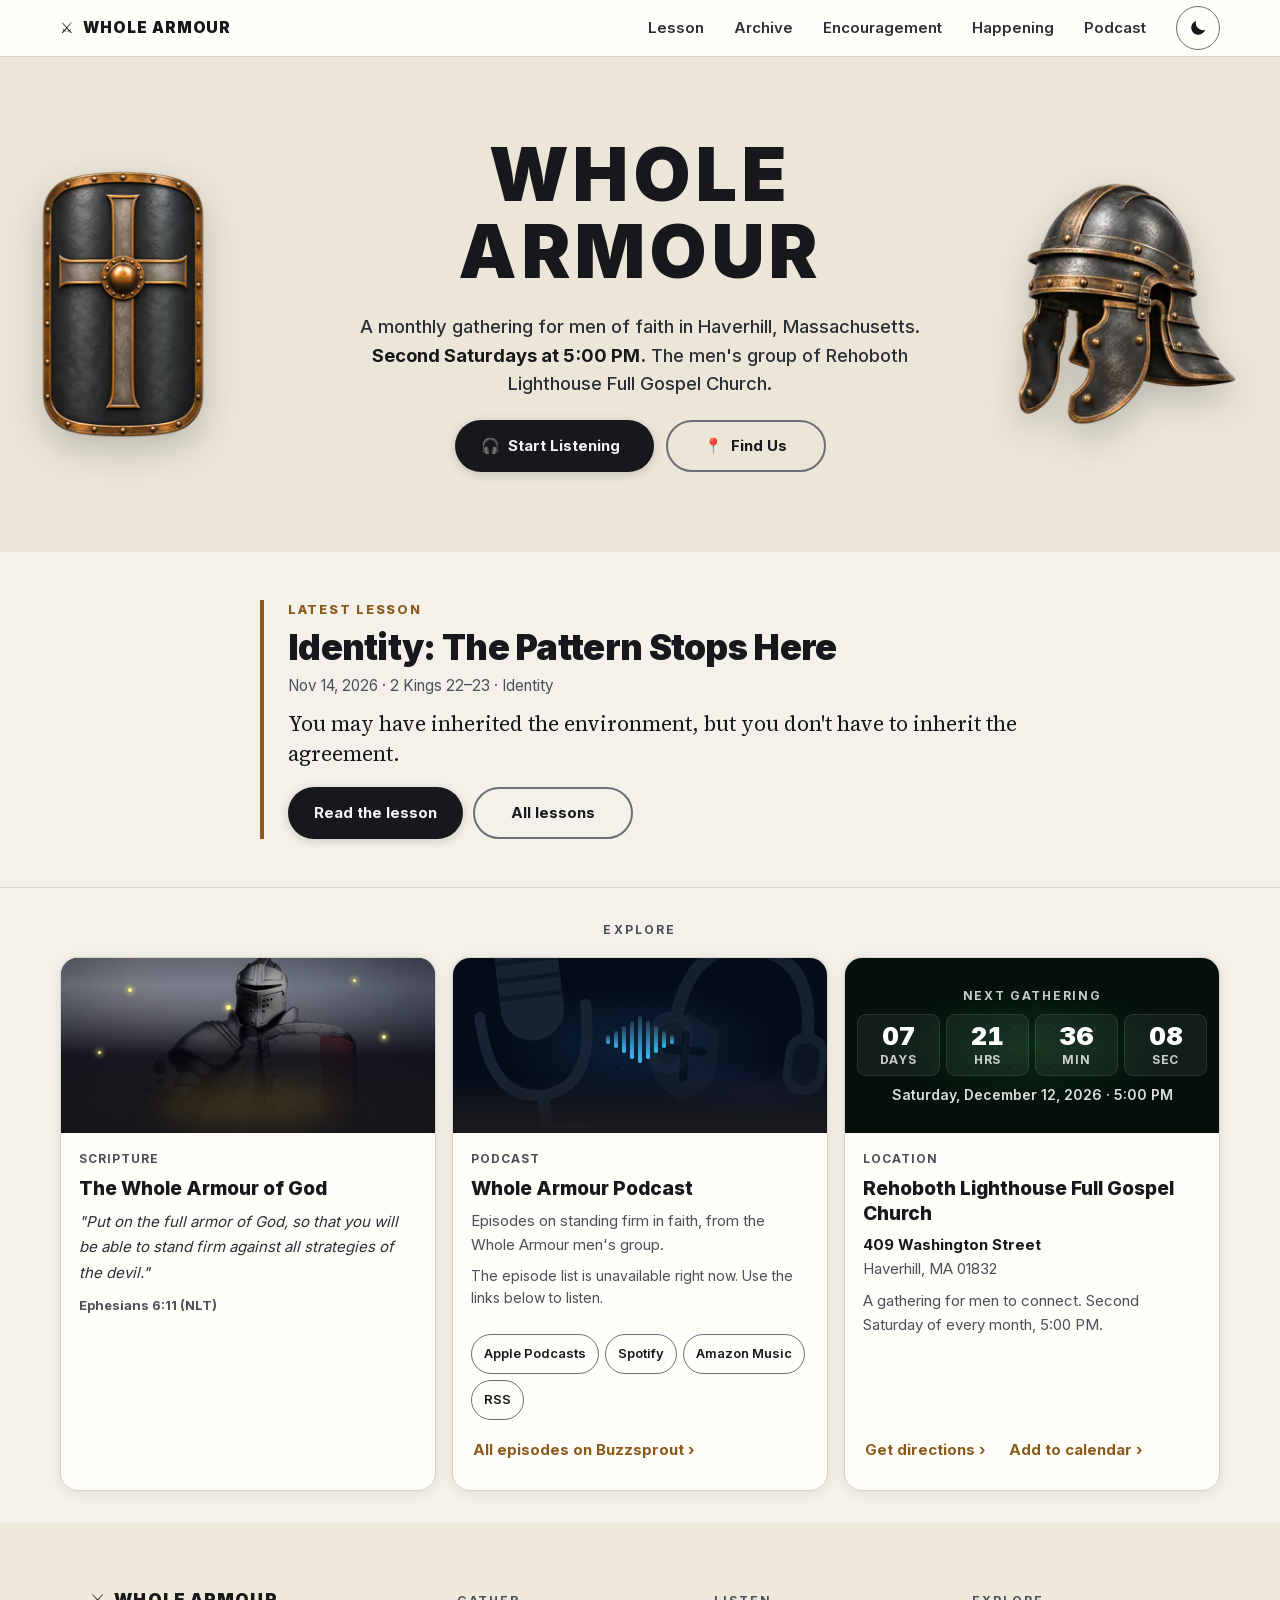
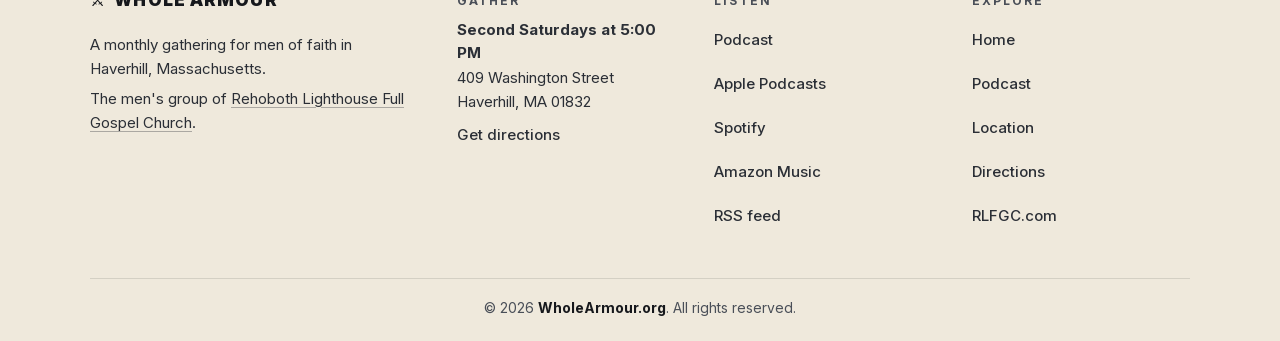
<file: index.html>
<!DOCTYPE html>
<html lang="en">
<head>
  <meta charset="UTF-8">
  <meta name="viewport" content="width=device-width, initial-scale=1.0">
  <meta name="theme-color" content="#1c1c1e">
  <meta name="color-scheme" content="light dark">
  <!-- Applies the saved light/dark choice before the page paints (no flash). -->
  <script>/* Runs in <head> before the page paints, so there is no flash of the wrong theme.
   A saved choice ("light"/"dark") wins; otherwise the device setting is used. */
(function () {
  var saved = null;
  try { saved = localStorage.getItem('wa-theme'); } catch (e) {}
  var root = document.documentElement;
  if (saved === 'light' || saved === 'dark') root.setAttribute('data-theme', saved);
  var dark = saved ? saved === 'dark' : (window.matchMedia && window.matchMedia('(prefers-color-scheme: dark)').matches);
  root.setAttribute('data-theme-resolved', dark ? 'dark' : 'light');
  /* Browser bar colour follows the header: the page's own (dark) value in dark, Parchment in light. */
  var m = document.querySelector('meta[name="theme-color"]');
  if (m) { if (!m.hasAttribute('data-dark')) m.setAttribute('data-dark', m.getAttribute('content')); m.setAttribute('content', dark ? m.getAttribute('data-dark') : '#fffdf8'); }
})();
</script>
  <link rel="alternate" type="application/rss+xml" title="Whole Armour lessons" href="/feed.xml">
  <title>Whole Armour | Men's Gathering &amp; Podcast in Haverhill, MA</title>
  <meta name="description"
        content="Whole Armour is the men's group of Rehoboth Lighthouse Full Gospel Church in Haverhill, MA. Monthly gatherings on the second Saturday at 5:00 PM, plus the Whole Armour Podcast.">
  <link rel="canonical" href="https://wholearmour.org/">

  <!-- Social sharing -->
  <meta property="og:type" content="website">
  <meta property="og:site_name" content="Whole Armour">
  <meta property="og:title" content="Whole Armour | Men's Gathering &amp; Podcast in Haverhill, MA">
  <meta property="og:description" content="A monthly gathering for men of faith in Haverhill, Massachusetts. Second Saturdays at 5:00 PM. Listen to the Whole Armour Podcast.">
  <meta property="og:url" content="https://wholearmour.org/">
  <meta property="og:image" content="https://wholearmour.org/assets/img/og-image.jpg">
  <meta property="og:image:width" content="1200">
  <meta property="og:image:height" content="630">
  <meta property="og:image:alt" content="A knight in armour, the Whole Armour emblem">
  <meta name="twitter:card" content="summary_large_image">
  <meta name="twitter:title" content="Whole Armour | Men's Gathering &amp; Podcast in Haverhill, MA">
  <meta name="twitter:description" content="A monthly gathering for men of faith in Haverhill, Massachusetts. Second Saturdays at 5:00 PM.">
  <meta name="twitter:image" content="https://wholearmour.org/assets/img/og-image.jpg">

  <!-- Icons -->
  <link rel="icon" type="image/png" sizes="32x32" href="assets/img/favicon-32.png">
  <link rel="icon" type="image/png" sizes="192x192" href="assets/img/favicon-192.png">
  <link rel="apple-touch-icon" sizes="180x180" href="assets/img/apple-touch-icon-180.png">

  <!-- Primary card image: preloaded on wider screens only. On phones it sits below the fold and the LCP is
       the hero text, so a high-priority preload there would only compete with the fonts. -->
  <link rel="preload" as="image" media="(min-width: 601px)" href="assets/img/knight-800.webp"
        imagesrcset="assets/img/knight-480.webp 480w, assets/img/knight-800.webp 800w, assets/img/knight-1200.webp 1200w"
        imagesizes="(max-width: 900px) min(100vw, 440px), 380px" type="image/webp">

  <!-- Fonts: self-hosted (no font CDN). Inter is preloaded; the system font renders until it swaps in. -->
  <link rel="preload" href="/assets/fonts/inter-latin-var.woff2" as="font" type="font/woff2" crossorigin>
  <style>
    @font-face { font-family: 'Inter'; src: url('/assets/fonts/inter-latin-var.woff2') format('woff2'); font-weight: 100 900; font-style: normal; font-display: swap; }
    @font-face { font-family: 'Source Serif 4'; src: url('/assets/fonts/source-serif-4-latin-var.woff2') format('woff2'); font-weight: 200 900; font-style: normal; font-display: swap; }
  </style>
  <noscript>
    <!-- Without JavaScript the countdown tiles would stay at "--", so they are hidden and the static schedule text below them carries the information. -->
    <style>#cd-grid { display: none; }</style>
  </noscript>

  <!-- Structured data: the ministry and its recurring gathering (facts taken from the RLFGC calendar) -->
  <script type="application/ld+json">
  {
    "@context": "https://schema.org",
    "@graph": [
      {
        "@type": "Organization",
        "@id": "https://wholearmour.org/#org",
        "name": "Whole Armour",
        "alternateName": "Whole Armour Men's Group",
        "url": "https://wholearmour.org/",
        "logo": "https://wholearmour.org/assets/img/favicon-512.png",
        "parentOrganization": {
          "@type": "Church",
          "name": "Rehoboth Lighthouse Full Gospel Church",
          "url": "https://rlfgc.com/",
          "address": {
            "@type": "PostalAddress",
            "streetAddress": "409 Washington Street",
            "addressLocality": "Haverhill",
            "addressRegion": "MA",
            "postalCode": "01832",
            "addressCountry": "US"
          }
        }
      },
      {
        "@type": "Event",
        "name": "Whole Armour Men's Gathering",
        "description": "A gathering for men to connect. Second Saturday of every month at 5:00 PM.",
        "organizer": { "@id": "https://wholearmour.org/#org" },
        "eventAttendanceMode": "https://schema.org/OfflineEventAttendanceMode",
        "eventStatus": "https://schema.org/EventScheduled",
        "isAccessibleForFree": true,
        "location": {
          "@type": "Place",
          "name": "Rehoboth Lighthouse Full Gospel Church",
          "address": {
            "@type": "PostalAddress",
            "streetAddress": "409 Washington Street",
            "addressLocality": "Haverhill",
            "addressRegion": "MA",
            "postalCode": "01832",
            "addressCountry": "US"
          }
        },
        "eventSchedule": {
          "@type": "Schedule",
          "repeatFrequency": "P1M",
          "byDay": "https://schema.org/Saturday",
          "byMonthWeek": 2,
          "startTime": "17:00",
          "endTime": "19:00",
          "scheduleTimezone": "America/New_York"
        },
        "startDate": "2026-10-10T17:00:00-04:00",
        "endDate": "2026-10-10T19:00:00-04:00"
      },
      {
        "@type": "PodcastSeries",
        "name": "Whole Armour Podcast",
        "url": "https://wholearmourmen.buzzsprout.com/",
        "webFeed": "https://feeds.buzzsprout.com/2269369.rss",
        "publisher": { "@id": "https://wholearmour.org/#org" }
      }
    ]
  }
  </script>

  <style>

  /* ── RESET ── */
  *, *::before, *::after { box-sizing: border-box; margin: 0; padding: 0; }
  html { scroll-behavior: smooth; -webkit-text-size-adjust: 100%; text-size-adjust: 100%; }
  img  { display: block; max-width: 100%; height: auto; }
  address { font-style: normal; }

  /* ── BODY ── */
  body {
    font-family: 'Inter', system-ui, -apple-system, "Segoe UI", Roboto, Arial, sans-serif;
    font-size: 1rem; line-height: 1.6;
    -webkit-font-smoothing: antialiased;
    -moz-osx-font-smoothing: grayscale;
    background: var(--wa-bg); color: var(--wa-text);
    min-height: 100dvh;
  }
  /* Theme: the toggle (data-theme) and the device setting drive the same variables, as in site.css.
     Light = the site's Parchment palette. Dark = this page's original dark values (unchanged).
     The three card artwork panels stay dark in both themes on purpose
     (their artwork has dark backgrounds built in). Header, hero and footer follow the theme. */
  :root {
    color-scheme: light;
    --wa-bg: #f4f1ea; --wa-text: #16181c; --wa-muted: #4a4f58; --wa-soft: #2b2f36;
    --wa-surface: #fffdf8; --wa-border: #d9d3c7; --wa-control: #6b6f78;
    --wa-link: #8a5a1c; --wa-link-hover: #6b4413;
    --wa-tint: rgba(22,24,28,0.04); --wa-tint-hover: rgba(22,24,28,0.08);
    --wa-shadow: rgba(22,24,28,0.08); --wa-shadow-hover: rgba(22,24,28,0.16);
    --wa-btt-bg: rgba(255,253,248,0.94); --wa-btt-hover: #efe9dc; --wa-btt-border: #d9d3c7; --wa-chip-hover: #16181c;
    --wa-hdr-bg: rgba(255,253,248,0.94); --wa-hdr-border: #d9d3c7; --wa-logo: #16181c; --wa-nav: #2b2f36;
    --wa-nav-hover: #16181c; --wa-nav-hover-bg: rgba(22,24,28,0.06); --wa-nav-focus: #8a5a1c;
    --wa-toggle-border: #6b6f78; --wa-toggle-text: #16181c;
    --wa-ftr-bg: #efe9dc; --wa-ftr-text: #2b2f36; --wa-ftr-head: #4a4f58; --wa-ftr-strong: #16181c;
    --wa-ftr-line: rgba(43,47,54,0.35); --wa-ftr-hover: #16181c; --wa-ftr-rule: rgba(22,24,28,0.12); --wa-ftr-bottom: #4a4f58;
    --wa-hero-bg: #ece6d9; --wa-hero-h1: #16181c; --wa-hero-sub: #2b2f36; --wa-hero-strong: #16181c;
    --wa-bs-bg: #16181c; --wa-bs-text: #f5f5f7; --wa-bs-hover: #2b2f36; --wa-bs-shadow: rgba(22,24,28,0.18); --wa-bs-shadow-h: rgba(22,24,28,0.26);
    --wa-bg-text: #16181c; --wa-bg-border: #6b6f78; --wa-bg-hover: rgba(22,24,28,0.06); --wa-bg-border-h: #16181c;
    --wa-art-filter: drop-shadow(0 14px 18px rgba(22,24,28,0.22)); --wa-art-mist: none;
  }
  @media (prefers-color-scheme: dark) {
    :root:not([data-theme="light"]) {
      color-scheme: dark;
      --wa-bg: #000; --wa-text: #f5f5f7; --wa-muted: #a1a1a6; --wa-soft: #e5e5ea; --wa-desc: #c7c7cc;
      --wa-surface: #1c1c1e; --wa-border: rgba(255,255,255,0.07); --wa-control: rgba(255,255,255,0.18);
      --wa-link: #6db8ff; --wa-link-hover: #9ed0ff;
      --wa-tint: rgba(255,255,255,0.05); --wa-tint-hover: rgba(255,255,255,0.10);
      --wa-shadow: rgba(0,0,0,0.28); --wa-shadow-hover: rgba(0,0,0,0.46);
      --wa-btt-bg: rgba(28,28,30,0.92); --wa-btt-hover: rgba(44,44,50,0.96); --wa-btt-border: rgba(255,255,255,0.09); --wa-chip-hover: rgba(255,255,255,0.4);
      --wa-hdr-bg: rgba(14,14,16,0.94); --wa-hdr-border: rgba(255,255,255,0.06); --wa-logo: #f5f5f7; --wa-nav: rgba(255,255,255,0.86);
      --wa-nav-hover: #fff; --wa-nav-hover-bg: rgba(255,255,255,0.10); --wa-nav-focus: #6db8ff;
      --wa-toggle-border: rgba(255,255,255,0.22); --wa-toggle-text: #f5f5f7;
      --wa-ftr-bg: #060d1e; --wa-ftr-text: #d0d3dc; --wa-ftr-head: #9ea3b0; --wa-ftr-strong: #f5f5f7;
      --wa-ftr-line: rgba(208,211,220,0.35); --wa-ftr-hover: #fff; --wa-ftr-rule: rgba(255,255,255,0.08); --wa-ftr-bottom: #9ea3b0; --wa-ftr-strong-b: #e5e7eb;
      --wa-hero-bg: #1c1c1e; --wa-hero-h1: #ffffff; --wa-hero-sub: rgba(255,255,255,0.86); --wa-hero-strong: #fff;
      --wa-bs-bg: #fff; --wa-bs-text: #1d1d1f; --wa-bs-hover: rgba(255,255,255,0.88); --wa-bs-shadow: rgba(0,0,0,0.22); --wa-bs-shadow-h: rgba(0,0,0,0.30);
      --wa-bg-text: #fff; --wa-bg-border: rgba(255,255,255,0.45); --wa-bg-hover: rgba(255,255,255,0.09); --wa-bg-border-h: rgba(255,255,255,0.75);
      --wa-art-filter: drop-shadow(0 10px 16px rgba(0,0,0,0.45)); --wa-art-mist: radial-gradient(closest-side, rgba(70,128,206,0.60), rgba(70,128,206,0.24) 55%, rgba(70,128,206,0) 100%);
    }
  }
  :root[data-theme="dark"] {
    color-scheme: dark;
    --wa-bg: #000; --wa-text: #f5f5f7; --wa-muted: #a1a1a6; --wa-soft: #e5e5ea; --wa-desc: #c7c7cc;
    --wa-surface: #1c1c1e; --wa-border: rgba(255,255,255,0.07); --wa-control: rgba(255,255,255,0.18);
    --wa-link: #6db8ff; --wa-link-hover: #9ed0ff;
    --wa-tint: rgba(255,255,255,0.05); --wa-tint-hover: rgba(255,255,255,0.10);
    --wa-shadow: rgba(0,0,0,0.28); --wa-shadow-hover: rgba(0,0,0,0.46);
    --wa-btt-bg: rgba(28,28,30,0.92); --wa-btt-hover: rgba(44,44,50,0.96); --wa-btt-border: rgba(255,255,255,0.09); --wa-chip-hover: rgba(255,255,255,0.4);
    --wa-hdr-bg: rgba(14,14,16,0.94); --wa-hdr-border: rgba(255,255,255,0.06); --wa-logo: #f5f5f7; --wa-nav: rgba(255,255,255,0.86);
    --wa-nav-hover: #fff; --wa-nav-hover-bg: rgba(255,255,255,0.10); --wa-nav-focus: #6db8ff;
    --wa-toggle-border: rgba(255,255,255,0.22); --wa-toggle-text: #f5f5f7;
    --wa-ftr-bg: #060d1e; --wa-ftr-text: #d0d3dc; --wa-ftr-head: #9ea3b0; --wa-ftr-strong: #f5f5f7;
    --wa-ftr-line: rgba(208,211,220,0.35); --wa-ftr-hover: #fff; --wa-ftr-rule: rgba(255,255,255,0.08); --wa-ftr-bottom: #9ea3b0; --wa-ftr-strong-b: #e5e7eb;
    --wa-hero-bg: #1c1c1e; --wa-hero-h1: #ffffff; --wa-hero-sub: rgba(255,255,255,0.86); --wa-hero-strong: #fff;
    --wa-bs-bg: #fff; --wa-bs-text: #1d1d1f; --wa-bs-hover: rgba(255,255,255,0.88); --wa-bs-shadow: rgba(0,0,0,0.22); --wa-bs-shadow-h: rgba(0,0,0,0.30);
    --wa-bg-text: #fff; --wa-bg-border: rgba(255,255,255,0.45); --wa-bg-hover: rgba(255,255,255,0.09); --wa-bg-border-h: rgba(255,255,255,0.75);
    --wa-art-filter: drop-shadow(0 10px 16px rgba(0,0,0,0.45)); --wa-art-mist: radial-gradient(closest-side, rgba(70,128,206,0.60), rgba(70,128,206,0.24) 55%, rgba(70,128,206,0) 100%);
  }

  @media (prefers-reduced-motion: reduce) {
    *, *::before, *::after {
      animation-duration: 0.01ms !important;
      animation-iteration-count: 1 !important;
      transition-duration: 0.01ms !important;
      scroll-behavior: auto !important;
    }
  }
  @media (forced-colors: active) {
    .card, .btn-s, .btn-g, .cd-tile, .pod-ep, .footer-link { border: 2px solid ButtonText; forced-color-adjust: none; }
    :focus-visible { outline: 3px solid Highlight; outline-offset: 3px; }
  }

  :focus-visible { outline: 3px solid #0071e3; outline-offset: 3px; border-radius: 4px; }
  :focus:not(:focus-visible) { outline: none; }

  .skip {
    position: absolute; left: 12px; top: -200%;
    z-index: 99999; background: #0071e3; color: #fff;
    font-weight: 700; font-size: 0.9375rem;
    padding: 10px 18px; border-radius: 9999px;
    text-decoration: none; transition: top 0.15s;
  }
  .skip:focus { top: 12px; }
  #hero, #pod, #loc, #about { scroll-margin-top: 60px; }
  .visually-hidden {
    position: absolute !important; width: 1px; height: 1px; padding: 0; margin: -1px;
    overflow: hidden; clip: rect(0,0,0,0); white-space: nowrap; border: 0;
  }

  /* ════════════════════════════════════════
     HEADER
  ════════════════════════════════════════ */
  .hdr-bar {
    position: sticky; top: 0; z-index: 200; height: 56px;
    background: var(--wa-hdr-bg);
    backdrop-filter: blur(22px) saturate(1.8);
    -webkit-backdrop-filter: blur(22px) saturate(1.8);
    border-bottom: 1px solid var(--wa-hdr-border);
  }
  .hdr {
    max-width: 1200px; margin: 0 auto; padding: 0 20px;
    height: 100%; display: flex; align-items: center;
    justify-content: space-between;
  }
  .logo {
    display: inline-flex; align-items: center; gap: 8px;
    color: var(--wa-logo); font-size: 0.95rem; font-weight: 900;
    letter-spacing: 0.065em; text-decoration: none;
    white-space: nowrap; min-height: 44px; transition: opacity 0.15s;
  }
  .logo:hover { opacity: 0.72; }
  .nav { display: flex; gap: 2px; list-style: none; }
  .nav a {
    display: inline-flex; align-items: center; min-height: 44px;
    color: var(--wa-nav);
    font-size: 0.9375rem; font-weight: 600;
    padding: 0 14px; border-radius: 9999px;
    text-decoration: none; transition: background 0.15s, color 0.15s;
  }
  .nav a:hover, .nav a:focus-visible {
    background: var(--wa-nav-hover-bg); color: var(--wa-nav-hover);
  }

  /* ════════════════════════════════════════
     HERO
  ════════════════════════════════════════ */
  .hero {
    position: relative;
    background: var(--wa-hero-bg);
    overflow: hidden;
    padding: clamp(40px, 7vw, 80px) clamp(24px, 5vw, 56px);
    display: flex;
    justify-content: center;
    align-items: center;
    min-height: clamp(340px, 46vw, 480px);
  }
  .hero-art { position: absolute; inset: 0; pointer-events: none; overflow: hidden; }
  /* Side art: transparent images (no mask, no blend mode). Each <picture> has a fixed width and the
     image's own aspect ratio (via width/height), so nothing shifts while it loads. Widths come from the
     free space beside the 620px text column, capped so the art (a) never crosses the headline and
     (b) stays smaller than the Scripture card image, which keeps that image as the LCP element.
     The theme sets the depth: a soft grounding shadow in light, a cool glow (like the old mist) in dark. */
  .hero-img {
    position: absolute; top: 50%; transform: translateY(-50%);
    display: block; filter: var(--wa-art-filter);
  }
  /* Dark theme only: a soft blue mist behind the art (a plain gradient, like the old baked-in mist). */
  .hero-img::before { content: ''; position: absolute; inset: -22% -30%; z-index: -1; background: var(--wa-art-mist); }
  .hero-img img { position: relative; display: block; width: 100%; height: auto; }
  .hero-img--shield { left: 3%; width: clamp(110px, calc((100vw - 680px) * 0.37 - 18px), 170px); }
  .hero-img--helmet { right: 3%; width: clamp(150px, calc((100vw - 680px) / 2 - 24px), 230px); }
  /* Gentle fade-in once decoded; skipped entirely under prefers-reduced-motion. */
  @media (prefers-reduced-motion: no-preference) {
    .hero-img img { opacity: 0; transition: opacity .5s ease-out; }
    .hero-img img.is-loaded { opacity: 1; }
  }
  .hero-in {
    position: relative; z-index: 1;
    max-width: 620px; width: 100%;
    display: flex; flex-direction: column;
    align-items: center; text-align: center;
    gap: clamp(14px, 2vw, 22px);
  }
  .hero-h1 {
    font-size: clamp(2.1rem, 7.5vw, 4.6rem);
    font-weight: 900; color: var(--wa-hero-h1);
    letter-spacing: 0.065em; line-height: 1.04;
  }
  /* Dark: rgba(255,255,255,.86) on #1c1c1e ≈ 14:1 · Light: #2b2f36 on #ece6d9 ≈ 10.9:1 */
  .hero-sub {
    color: var(--wa-hero-sub);
    font-size: clamp(1rem, 1.6vw, 1.15rem);
    font-weight: 500; line-height: 1.55; max-width: 34em;
  }
  .hero-sub strong { color: var(--wa-hero-strong); font-weight: 700; }

  .btns { display: flex; flex-wrap: wrap; gap: 12px; justify-content: center; }
  .btn-s, .btn-g {
    display: inline-flex; align-items: center; justify-content: center; gap: 8px;
    font-family: inherit; font-size: 0.9375rem; font-weight: 700;
    padding: 12px 24px; min-height: 48px; border-radius: 9999px;
    text-decoration: none; min-width: 160px;
    border: 2px solid transparent; cursor: pointer;
    touch-action: manipulation; -webkit-tap-highlight-color: transparent;
    transition: transform 0.15s, background 0.15s, border-color 0.15s, box-shadow 0.15s;
  }
  .btn-s { background: var(--wa-bs-bg); color: var(--wa-bs-text); box-shadow: 0 2px 10px var(--wa-bs-shadow); }
  .btn-s:hover, .btn-s:focus-visible {
    background: var(--wa-bs-hover); transform: translateY(-2px);
    box-shadow: 0 6px 18px var(--wa-bs-shadow-h);
  }
  .btn-s:active { transform: none; }
  .btn-g { background: transparent; color: var(--wa-bg-text); border-color: var(--wa-bg-border); }
  .btn-g:hover, .btn-g:focus-visible {
    background: var(--wa-bg-hover); border-color: var(--wa-bg-border-h);
    transform: translateY(-2px);
  }
  .btn-g:active { transform: none; }

  /* ════════════════════════════════════════
     CARDS SECTION
  ════════════════════════════════════════ */
  .cards-sec { padding: clamp(18px,2.5vw,32px) clamp(12px,2vw,20px); }
  .cards-wrap { max-width: 1160px; margin: 0 auto; }
  /* #4a4f58 on #f4f1ea = 7.4:1 · #a1a1a6 on #000 = 8.6:1 */
  .cards-eye {
    font-size: 0.75rem; font-weight: 700;
    text-transform: uppercase; letter-spacing: 0.18em;
    color: var(--wa-muted); text-align: center;
    margin-bottom: clamp(12px,1.6vw,18px);
  }
  .cards-grid {
    display: grid; grid-template-columns: repeat(3,1fr);
    gap: clamp(12px,1.4vw,16px); align-items: stretch;
  }

  /* Card base follows the theme (the artwork panel at the top of each card stays dark).
     Dark, on #1c1c1e: #f5f5f7 = 16.9:1 · #c7c7cc = 10.4:1 · #a1a1a6 = 6.9:1 · #6db8ff = 7.0:1
     Light, on #fffdf8: #16181c = 17.5:1 · #2b2f36 = 13.3:1 · #4a4f58 = 8.1:1 · #8a5a1c = 6.2:1 */
  .card {
    background: var(--wa-surface); border: 1px solid var(--wa-border);
    border-radius: 18px; overflow: hidden;
    display: flex; flex-direction: column;
    box-shadow: 0 2px 14px var(--wa-shadow);
    transition: transform 0.25s ease, box-shadow 0.25s ease;
  }
  .card:hover { transform: translateY(-4px); box-shadow: 0 14px 44px var(--wa-shadow-hover); }
  .c-vis { position: relative; height: 175px; overflow: hidden; flex-shrink: 0; }
  .c-bd { padding: 16px 18px 18px; display: flex; flex-direction: column; gap: 8px; flex: 1; }
  .c-eye   { font-size: 0.75rem; font-weight: 700; letter-spacing: 0.08em; text-transform: uppercase; color: var(--wa-muted); }
  .c-title { font-size: clamp(1.05rem,1.6vw,1.2rem); font-weight: 800; color: var(--wa-text); line-height: 1.28; }
  .c-desc  { font-size: 0.9375rem; color: var(--wa-desc, var(--wa-muted)); line-height: 1.6; }
  .c-desc + .c-desc { margin-top: -2px; }
  .c-lnk   {
    color: var(--wa-link); font-size: 0.9375rem; font-weight: 700; text-decoration: none;
    display: inline-flex; align-items: center; min-height: 44px; padding: 0 2px;
    margin-top: auto; align-self: flex-start;
  }
  .c-lnk:hover, .c-lnk:focus-visible { color: var(--wa-link-hover); text-decoration: underline; }
  .c-lnk + .c-lnk { margin-top: 0; }
  .c-actions { display: flex; flex-wrap: wrap; gap: 4px 20px; margin-top: auto; }
  .c-actions .c-lnk { margin-top: 0; }

  /* Card 1: Knight */
  .vis-knight { background: #090912; }
  .knight-img {
    position: absolute; inset: 0; width: 100%; height: 100%;
    object-fit: cover; object-position: center 12%; z-index: 1;
    filter: brightness(0.72) contrast(1.05);
  }
  .vis-knight::before {
    content: ''; position: absolute; inset: 0; z-index: 2;
    background:
      radial-gradient(ellipse 130% 120% at 50% 50%, transparent 18%, rgba(9,9,18,0.90) 100%),
      linear-gradient(to bottom, transparent 16%, rgba(9,9,18,0.90) 56%, #1c1c1e 100%);
    pointer-events: none;
  }
  .vis-knight::after {
    content: ''; position: absolute; bottom: 6%; left: 50%;
    transform: translateX(-50%); width: 50%; height: 22%;
    border-radius: 50%; background: rgba(218,165,32,0.20);
    filter: blur(16px); z-index: 3;
    animation: glowBr 3.5s ease-in-out infinite; pointer-events: none;
  }
  @keyframes glowBr {
    0%,100%{ opacity:.42; transform:translateX(-50%) scale(1); }
    50%    { opacity:.95; transform:translateX(-50%) scale(1.38); }
  }
  .sp { position: absolute; border-radius: 50%; background: #fef08a;
        box-shadow: 0 0 5px 1.5px rgba(254,240,138,0.65);
        z-index: 10; pointer-events: none; animation: twk 2.8s ease-in-out infinite; }
  .sp1{width:4px;height:4px;top:17%;left:18%;animation-delay:0s}
  .sp2{width:3px;height:3px;top:12%;right:21%;animation-delay:.5s}
  .sp3{width:4px;height:4px;top:44%;right:13%;animation-delay:1.1s}
  .sp4{width:3px;height:3px;top:53%;left:10%;animation-delay:1.7s}
  .sp5{width:5px;height:5px;top:27%;left:44%;animation-delay:.8s}
  @keyframes twk { 0%,100%{opacity:0;transform:scale(.4)} 50%{opacity:1;transform:scale(1.7)} }
  .sc-txt { font-size: 0.9375rem; font-style: italic; color: var(--wa-soft); line-height: 1.7; }
  .sc-ref { font-size: 0.8125rem; font-style: normal; font-weight: 700; color: var(--wa-muted); margin-top: 2px; display: block; }

  /* Card 2: Podcast */
  .vis-pod {
    background-image:
      radial-gradient(ellipse 60% 55% at 50% 50%, rgba(41,151,255,0.15) 0%, transparent 65%),
      radial-gradient(ellipse 48% 34% at 80% 76%, rgba(99,102,241,0.10) 0%, transparent 55%);
    background-color: #050c18;
    display: flex; align-items: center; justify-content: center;
  }
  .vis-pod::before {
    content: ''; position: absolute; inset: 0; z-index: 1;
    background-image: radial-gradient(circle, rgba(41,151,255,0.10) 1px, transparent 1px);
    background-size: 20px 20px;
    mask-image: radial-gradient(ellipse at center, black 25%, transparent 66%);
    -webkit-mask-image: radial-gradient(ellipse at center, black 25%, transparent 66%);
    pointer-events: none;
  }
  .vis-pod::after {
    content: ''; position: absolute; bottom: 0; left: 0; right: 0;
    height: 34%; z-index: 5;
    background: linear-gradient(to bottom, transparent, #1c1c1e); pointer-events: none;
  }
  .ga { position: absolute; pointer-events: none; z-index: 2; }
  .ga-mic    { width:38%; height:auto; bottom:-10%; left:3%;  opacity:.90; transform:rotate(-7deg); }
  .ga-phones { width:48%; height:auto; top:-16%;   right:-2%; opacity:.75; transform:rotate(9deg); }
  .ga-shield-pod { width:20%; height:auto; top:30%; left:52%; opacity:.45; transform:rotate(4deg); }
  .snd-wave { display:flex; align-items:center; gap:4px; position:relative; z-index:3; padding-bottom:12px; }
  .bar { display:block; width:4px; border-radius:3px;
         background: linear-gradient(to top, #38bdf8, rgba(186,230,253,0.16));
         transform-origin: bottom center; animation: bAnim 1.3s ease-in-out infinite; }
  .b1{height:9px;animation-delay:0s}.b2{height:17px;animation-delay:.08s}
  .b3{height:27px;animation-delay:.16s}.b4{height:38px;animation-delay:.24s}
  .b5{height:47px;animation-delay:.32s}.b6{height:38px;animation-delay:.40s}
  .b7{height:27px;animation-delay:.48s}.b8{height:17px;animation-delay:.56s}
  .b9{height:9px;animation-delay:.64s}
  @keyframes bAnim { 0%,100%{transform:scaleY(1);opacity:.95} 50%{transform:scaleY(.18);opacity:.38} }

  /* Episode list (filled from the podcast feed; hidden until it has content) */
  .pod-eps { list-style: none; display: flex; flex-direction: column; gap: 6px; margin: 2px 0 4px; }
  .pod-ep a {
    display: flex; flex-direction: column; gap: 2px;
    padding: 8px 10px; min-height: 44px; border-radius: 10px;
    background: var(--wa-tint); border: 1px solid var(--wa-border);
    color: var(--wa-text); text-decoration: none; font-size: 0.875rem; font-weight: 600; line-height: 1.35;
  }
  .pod-ep a:hover, .pod-ep a:focus-visible { background: var(--wa-tint-hover); text-decoration: underline; }
  .pod-ep time { font-size: 0.8125rem; font-weight: 500; color: var(--wa-muted); }
  .pod-status { font-size: 0.875rem; color: var(--wa-desc, var(--wa-muted)); min-height: 1.4em; }
  .pod-sub { display: flex; flex-wrap: wrap; gap: 6px; margin-top: 2px; }
  .pod-sub a {
    display: inline-flex; align-items: center; min-height: 40px; padding: 0 12px;
    border-radius: 9999px; border: 1px solid var(--wa-control);
    color: var(--wa-text); font-size: 0.8125rem; font-weight: 600; text-decoration: none;
  }
  .pod-sub a:hover, .pod-sub a:focus-visible { background: var(--wa-tint-hover); border-color: var(--wa-chip-hover); }

  /* Card 3: Location + Countdown */
  .vis-loc {
    background-image: radial-gradient(ellipse 62% 55% at 50% 50%, rgba(34,197,94,0.14) 0%, transparent 65%);
    background-color: #04100a;
    display: flex; flex-direction: column;
    align-items: center; justify-content: center;
    gap: 8px; padding: 14px 12px 12px;
  }
  .vis-loc::before {
    content: ''; position: absolute; inset: 0; z-index: 0;
    background-image: radial-gradient(circle, rgba(34,197,94,0.10) 1px, transparent 1px);
    background-size: 20px 20px;
    mask-image: radial-gradient(ellipse at center, black 28%, transparent 68%);
    -webkit-mask-image: radial-gradient(ellipse at center, black 28%, transparent 68%);
    pointer-events: none;
  }
  .vis-loc > * { position: relative; z-index: 1; }
  /* white at .78 on #04100a ≈ 13:1 */
  .cd-lbl  { font-size:0.75rem; font-weight:700; text-transform:uppercase; letter-spacing:0.14em; color:rgba(255,255,255,0.78); text-align:center; }
  .cd-grid { display:grid; grid-template-columns:repeat(4,1fr); gap:6px; width:100%; }
  .cd-tile { background:rgba(255,255,255,0.06); border:1px solid rgba(255,255,255,0.09); border-radius:9px; padding:8px 3px 6px; display:flex; flex-direction:column; align-items:center; gap:2px; }
  .cd-num  { display:block; font-size:clamp(1.1rem,2.2vw,1.6rem); font-weight:900; color:#ffffff; line-height:1; font-variant-numeric:tabular-nums; }
  .cd-unit { font-size:0.75rem; font-weight:700; text-transform:uppercase; letter-spacing:0.08em; color:rgba(255,255,255,0.78); }
  .cd-date { font-size:0.875rem; font-weight:600; color:rgba(255,255,255,0.86); text-align:center; min-height:1.3em; width:100%; }
  .loc-addr { font-size: 0.9375rem; color: var(--wa-desc, var(--wa-muted)); line-height: 1.6; }
  .loc-addr strong { color: var(--wa-text); }

  /* Footer — compact four-area layout (brand · Gather · Listen · Explore) */
  .site-footer { background:var(--wa-ftr-bg); color:var(--wa-ftr-text); padding: clamp(36px, 5vw, 56px) 20px 0; }
  .footer-inner {
    max-width: 1100px; margin: 0 auto;
    display: grid; grid-template-columns: 1.5fr 1fr 1fr 1fr; gap: 32px 40px;
    align-items: start;
  }
  .footer-brand { max-width: 34em; }
  .footer-logo {
    display: inline-flex; align-items: center; gap: 8px; min-height: 44px;
    color: var(--wa-ftr-strong); font-weight: 900; letter-spacing: 0.065em; font-size: 1.0625rem;
    text-decoration: none;
  }
  .footer-logo:hover, .footer-logo:focus-visible { color: var(--wa-ftr-hover); text-decoration: underline; }
  /* Dark, on #060d1e: #d0d3dc ≈ 12:1 · #9ea3b0 ≈ 6.9:1 · #f5f5f7 ≈ 18:1
     Light, on #efe9dc: #2b2f36 ≈ 11.4:1 · #4a4f58 ≈ 7.0:1 · #16181c ≈ 15.1:1 */
  .footer-brand p { font-size: 0.9375rem; line-height: 1.6; margin-top: 10px; }
  .footer-brand p + p { margin-top: 6px; }
  .footer-col h2 {
    font-size: 0.75rem; font-weight: 700; letter-spacing: 0.16em; text-transform: uppercase;
    color: var(--wa-ftr-head); margin: 12px 0 8px;
  }
  .footer-col p, .footer-col address { font-size: 0.9375rem; line-height: 1.55; font-style: normal; color: var(--wa-ftr-text); }
  .footer-col address { margin-top: 2px; }
  .footer-col ul { list-style: none; margin: 0; padding: 0; }
  .footer-col li { margin: 0; }
  .footer-link, .footer-brand a:not(.footer-logo) {
    color: var(--wa-ftr-text); text-decoration: underline; text-decoration-color: var(--wa-ftr-line);
    text-underline-offset: 3px; border-radius: 4px;
  }
  .footer-link {
    display: inline-flex; align-items: center; min-height: 44px;
    font-size: 0.9375rem; font-weight: 500; text-decoration: none;
  }
  .footer-link:hover, .footer-link:focus-visible,
  .footer-brand a:not(.footer-logo):hover, .footer-brand a:not(.footer-logo):focus-visible {
    color: var(--wa-ftr-hover); text-decoration: underline; text-decoration-color: currentColor;
  }
  .footer-col .footer-link.strong { font-weight: 700; color: var(--wa-ftr-strong); }
  .footer-bottom {
    max-width: 1100px; margin: clamp(28px, 4vw, 40px) auto 0;
    border-top: 1px solid var(--wa-ftr-rule);
    padding: 18px 0 22px; text-align: center;
    font-size: 0.875rem; color: var(--wa-ftr-bottom);
  }
  .footer-bottom strong { color: var(--wa-ftr-strong-b, var(--wa-ftr-strong)); }

  /* Back to top */
  .btt {
    position:fixed; right:16px; bottom:18px; z-index:999;
    width:44px; height:44px; border-radius:50%;
    background:var(--wa-btt-bg); color:var(--wa-text);
    font-size:1.1rem; font-weight:700;
    display:flex; align-items:center; justify-content:center;
    text-decoration:none; backdrop-filter:blur(12px);
    border:1px solid var(--wa-btt-border);
    box-shadow:0 3px 12px var(--wa-shadow);
    opacity:0; pointer-events:none; transform:translateY(8px);
    transition:opacity .25s, transform .25s;
  }
  .btt.on { opacity:1; pointer-events:auto; transform:translateY(0); }
  .btt:hover, .btt:focus-visible { background:var(--wa-btt-hover); transform:translateY(-2px); }

  /* ════════════════════════════════════════
     RESPONSIVE
  ════════════════════════════════════════ */
  @media (max-width: 1000px) {
    .hero-in { max-width: 520px; }
  }
  @media (max-width: 900px) {
    .cards-grid { grid-template-columns:1fr; max-width:480px; margin:0 auto; }
    .footer-inner { grid-template-columns: 1fr 1fr; gap: 28px 32px; }
    .footer-brand { grid-column: 1 / -1; }
    .hero-in  { max-width: 480px; }
    .hero-img--shield { left: 2%; width: 88px; }
    .hero-img--helmet { right: 2%; width: 120px; }
  }
  @media (max-width: 600px) {
    .hero-art   { display: none; }
    .hero       { padding: 36px 20px; }
    .btns       { flex-direction: column; align-items: stretch; }
    .btn-s, .btn-g { width: 100%; min-width: unset; }
    .cards-sec  { padding: 14px 10px; }
    .cd-grid    { grid-template-columns: repeat(2,1fr); }
    .footer-inner { grid-template-columns: 1fr; gap: 20px; }
    .footer-brand { max-width: none; }
  }
  @media (max-width: 420px) {
    .hdr        { padding: 0 10px; }
    /* Narrow phones: the wordmark becomes the emblem only (its name stays for assistive tech) so the three links never wrap. */
    .logo       { font-size: 1.3rem; }
    .logo-text  { position: absolute; width: 1px; height: 1px; overflow: hidden; clip: rect(0,0,0,0); white-space: nowrap; }
    .nav a      { padding: 0 10px; font-size: 0.875rem; }
    .hero-h1    { font-size: 2rem; }
  }

  /* ════════════════════════════════════════
     HEADER v2 (2026-11): five links + theme toggle.
     Phones: links move to a scrollable second row under the logo.
  ════════════════════════════════════════ */
  .hdr-bar { height: auto; }
  .hdr { flex-wrap: wrap; gap: 0 12px; height: auto; min-height: 56px; }
  .hdr nav { order: 3; flex-basis: 100%; overflow-x: auto; scrollbar-width: none; margin: 0 -10px; padding: 0 10px; }
  .hdr nav::-webkit-scrollbar { display: none; }
  .nav { margin: 0; padding: 0 0 4px; }
  .nav a { white-space: nowrap; }
  /* Phone nav: soft fade on the right while more links are hidden (class set by site.js). */
  .hdr nav .nav a:focus-visible { outline: 3px solid var(--wa-nav-focus); outline-offset: -3px; }
  .hdr nav.has-more { -webkit-mask-image: linear-gradient(to right, #000 calc(100% - 48px), transparent); mask-image: linear-gradient(to right, #000 calc(100% - 48px), transparent); }
  .theme-toggle {
    margin-left: auto; width: 44px; height: 44px; border-radius: 9999px; cursor: pointer;
    border: 1px solid var(--wa-toggle-border); background: transparent; color: var(--wa-toggle-text);
    display: grid; place-items: center;
  }
  .theme-toggle:hover { background: var(--wa-nav-hover-bg); }
  .theme-toggle svg { width: 20px; height: 20px; fill: none; stroke: currentColor; stroke-width: 1.8; stroke-linecap: round; }
  .theme-toggle .i-moon { fill: currentColor; stroke: none; }
  .theme-toggle .i-sun { display: none; }
  :root[data-theme-resolved="dark"] .theme-toggle .i-sun { display: block; }
  :root[data-theme-resolved="dark"] .theme-toggle .i-moon { display: none; }
  #hero, #pod, #loc, #about { scroll-margin-top: 112px; }
  @media (min-width: 760px) {
    .hdr { flex-wrap: nowrap; }
    .hdr nav { order: 0; flex-basis: auto; margin: 0 0 0 auto; padding: 0; overflow: visible; }
    .nav { padding: 0; }
    .theme-toggle { margin-left: 4px; }
    #hero, #pod, #loc, #about { scroll-margin-top: 60px; }
  }
  @media (max-width: 420px) {
    .logo-text { position: static; width: auto; height: auto; overflow: visible; clip: auto; }
    .logo { font-size: 0.95rem; }
  }

  /* ════════════════════════════════════════
     LATEST LESSON BAND (filled in at build time)
  ════════════════════════════════════════ */
  .latest-band { background: #f4f1ea; color: #16181c; padding: clamp(28px, 5vw, 48px) 20px; border-bottom: 1px solid #d9d3c7; }
  .latest-band__in { max-width: 760px; margin: 0 auto; border-left: 4px solid #8a5a1c; padding-left: clamp(16px, 3vw, 24px); }
  .latest-band__eye { font-size: 0.78rem; font-weight: 800; letter-spacing: 0.14em; text-transform: uppercase; color: #8a5a1c; margin-bottom: 8px; }
  .latest-band__draft { color: #9a3412; border: 1px dashed #9a3412; border-radius: 6px; padding: 1px 7px; margin-left: 6px; letter-spacing: 0.04em; }
  .latest-band__title { font-size: clamp(1.5rem, 5vw, 2.2rem); font-weight: 900; line-height: 1.1; letter-spacing: -0.02em; margin-bottom: 8px; }
  .latest-band__title a { color: inherit; text-decoration: none; }
  .latest-band__title a:hover { text-decoration: underline; text-underline-offset: 4px; }
  .latest-band__meta { color: #4a4f58; font-size: 0.95rem; margin-bottom: 10px; }
  .latest-band__idea { font-family: 'Source Serif 4', Georgia, serif; font-size: clamp(1.1rem, 3.4vw, 1.3rem); line-height: 1.45; margin-bottom: 18px; }
  .latest-band__links { display: flex; flex-wrap: wrap; gap: 10px; }
  .latest-band .btn-g { color: #16181c; border-color: #6b6f78; }
  .latest-band .btn-s { background: #16181c; color: #f5f5f7; }
  @media (prefers-color-scheme: dark) { :root:not([data-theme="light"]) .latest-band .btn-s { background: #f2efe8; color: #111214; } }
  :root[data-theme="dark"] .latest-band .btn-s { background: #f2efe8; color: #111214; }
  @media (prefers-color-scheme: dark) {
    :root:not([data-theme="light"]) .latest-band { background: #111214; color: #f2efe8; border-color: #30343c; }
    :root:not([data-theme="light"]) .latest-band__in { border-color: #d4a259; }
    :root:not([data-theme="light"]) .latest-band__eye { color: #d4a259; }
    :root:not([data-theme="light"]) .latest-band__draft { color: #fb923c; border-color: #fb923c; }
    :root:not([data-theme="light"]) .latest-band__meta { color: #b6b9c1; }
    :root:not([data-theme="light"]) .latest-band .btn-g { color: #f2efe8; border-color: #8b909a; }
  }
  :root[data-theme="dark"] .latest-band { background: #111214; color: #f2efe8; border-color: #30343c; }
  :root[data-theme="dark"] .latest-band__in { border-color: #d4a259; }
  :root[data-theme="dark"] .latest-band__eye { color: #d4a259; }
  :root[data-theme="dark"] .latest-band__draft { color: #fb923c; border-color: #fb923c; }
  :root[data-theme="dark"] .latest-band__meta { color: #b6b9c1; }
  :root[data-theme="dark"] .latest-band .btn-g { color: #f2efe8; border-color: #8b909a; }

  </style>
</head>
<body>

  <a href="#main" class="skip">Skip to main content</a>

  <!-- HEADER -->
  <header class="hdr-bar">
    <div class="hdr">
      <a href="#hero" class="logo">
        <span aria-hidden="true">⚔️</span>
        <span class="logo-text">WHOLE ARMOUR</span>
        <span class="visually-hidden"> — back to top</span>
      </a>
      <nav aria-label="Primary">
        <ul class="nav" role="list">
          <li><a href="/lessons/latest/">Lesson</a></li>
          <li><a href="/lessons/">Archive</a></li>
          <li><a href="/encouragement/">Encouragement</a></li>
          <li><a href="/happening/">Happening</a></li>
          <li><a href="#pod">Podcast</a></li>
        </ul>
      </nav>
      <button type="button" class="theme-toggle" data-theme-toggle aria-label="Switch to dark mode" title="Switch theme">
        <svg class="i-sun" viewBox="0 0 24 24" aria-hidden="true"><circle cx="12" cy="12" r="4.5"/><path d="M12 2v2.5M12 19.5V22M4.2 4.2l1.8 1.8M18 18l1.8 1.8M2 12h2.5M19.5 12H22M4.2 19.8 6 18M18 6l1.8-1.8"/></svg>
        <svg class="i-moon" viewBox="0 0 24 24" aria-hidden="true"><path d="M20.5 14.2A8.5 8.5 0 0 1 9.8 3.5 8.5 8.5 0 1 0 20.5 14.2Z"/></svg>
      </button>
    </div>
  </header>

  <main id="main">

    <!-- HERO -->
    <section id="hero" class="hero" aria-labelledby="h1">

      <!-- Decorative Ephesians 6 art (shield of faith · helmet of salvation): a Roman scutum with a cross and a
           Roman galea, on real transparent backgrounds so they sit on either theme. Hidden from assistive tech,
           lazy + low priority so it never becomes the LCP, sized via width/height to avoid layout shift. -->
      <div class="hero-art" aria-hidden="true">
        <picture class="hero-img hero-img--shield">
          <source type="image/avif" srcset="assets/img/whole-armour-scutum-180.avif 180w, assets/img/whole-armour-scutum-360.avif 360w, assets/img/whole-armour-scutum-540.avif 540w" sizes="(min-width: 1188px) 170px, (min-width: 1001px) calc((100vw - 680px) * 0.37 - 18px), (min-width: 901px) 110px, 88px">
          <source type="image/webp" srcset="assets/img/whole-armour-scutum-180.webp 180w, assets/img/whole-armour-scutum-360.webp 360w, assets/img/whole-armour-scutum-540.webp 540w" sizes="(min-width: 1188px) 170px, (min-width: 1001px) calc((100vw - 680px) * 0.37 - 18px), (min-width: 901px) 110px, 88px">
          <img src="assets/img/whole-armour-scutum-360.webp" width="540" height="891" alt="" loading="lazy" decoding="async" fetchpriority="low">
        </picture>
        <picture class="hero-img hero-img--helmet">
          <source type="image/avif" srcset="assets/img/whole-armour-galea-240.avif 240w, assets/img/whole-armour-galea-480.avif 480w, assets/img/whole-armour-galea-720.avif 720w" sizes="(min-width: 1188px) 230px, (min-width: 1001px) calc((100vw - 680px) / 2 - 24px), (min-width: 901px) 150px, 120px">
          <source type="image/webp" srcset="assets/img/whole-armour-galea-240.webp 240w, assets/img/whole-armour-galea-480.webp 480w, assets/img/whole-armour-galea-720.webp 720w" sizes="(min-width: 1188px) 230px, (min-width: 1001px) calc((100vw - 680px) / 2 - 24px), (min-width: 901px) 150px, 120px">
          <img src="assets/img/whole-armour-galea-480.webp" width="720" height="796" alt="" loading="lazy" decoding="async" fetchpriority="low">
        </picture>
      </div><!-- /hero-art -->

      <div class="hero-in">
        <h1 class="hero-h1" id="h1">WHOLE ARMOUR</h1>

        <p class="hero-sub" id="about">
          A monthly gathering for men of faith in Haverhill, Massachusetts.
          <strong>Second Saturdays at 5:00 PM.</strong>
          The men's group of Rehoboth Lighthouse Full Gospel Church.
        </p>

        <div class="btns">
          <a href="https://wholearmourmen.buzzsprout.com/"
             class="btn-s" target="_blank" rel="noopener noreferrer">
            <span aria-hidden="true">🎧</span> Start Listening<span class="visually-hidden"> to the Whole Armour Podcast (opens in a new tab)</span>
          </a>
          <a href="#loc" class="btn-g">
            <span aria-hidden="true">📍</span> Find Us
          </a>
        </div>
      </div>

    </section>

    <!-- LATEST LESSON: filled in at build time by src/build.mjs (left empty when no lesson is approved) -->
    <section class="latest-band" aria-labelledby="latest-h">
      <div class="latest-band__in">
        <p class="latest-band__eye">Latest lesson</p>
        <h2 id="latest-h" class="latest-band__title"><a href="/lessons/latest/">Identity: The Pattern Stops Here</a></h2>
        <p class="latest-band__meta">Nov 14, 2026 · 2 Kings 22–23 · Identity</p>
        <p class="latest-band__idea">You may have inherited the environment, but you don't have to inherit the agreement.</p>
        <p class="latest-band__links"><a class="btn-s" href="/lessons/latest/">Read the lesson</a> <a class="btn-g" href="/lessons/">All lessons</a></p>
      </div>
    </section>

    <!-- CARDS -->
    <section class="cards-sec" aria-label="Explore Whole Armour">
      <div class="cards-wrap">
        <p class="cards-eye" aria-hidden="true">Explore</p>
        <div class="cards-grid">

          <!-- Card 1: Knight + Scripture -->
          <article class="card" aria-labelledby="sc-h">
            <div class="c-vis vis-knight" aria-hidden="true">
              <picture>
                <source type="image/avif"
                        srcset="assets/img/knight-480.avif 480w, assets/img/knight-800.avif 800w, assets/img/knight-1200.avif 1200w"
                        sizes="(max-width: 900px) min(100vw, 440px), 380px">
                <source type="image/webp"
                        srcset="assets/img/knight-480.webp 480w, assets/img/knight-800.webp 800w, assets/img/knight-1200.webp 1200w"
                        sizes="(max-width: 900px) min(100vw, 440px), 380px">
                <img src="assets/img/knight-800.jpg"
                     srcset="assets/img/knight-480.jpg 480w, assets/img/knight-800.jpg 800w, assets/img/knight-1200.jpg 1200w"
                     sizes="(max-width: 900px) min(100vw, 440px), 380px"
                     width="800" height="656" alt=""
                     class="knight-img" loading="lazy" decoding="async">
              </picture>
              <span class="sp sp1"></span><span class="sp sp2"></span>
              <span class="sp sp3"></span><span class="sp sp4"></span>
              <span class="sp sp5"></span>
            </div>
            <div class="c-bd">
              <p class="c-eye">Scripture</p>
              <h2 class="c-title" id="sc-h">The Whole Armour of God</h2>
              <blockquote class="sc-txt">
                "Put on the full armor of God, so that you will be able to
                stand firm against all strategies of the devil."
              </blockquote>
              <cite class="sc-ref">Ephesians 6:11 (NLT)</cite>
            </div>
          </article>

          <!-- Card 2: Podcast -->
          <article class="card" id="pod" tabindex="-1" aria-labelledby="pod-h">
            <div class="c-vis vis-pod" aria-hidden="true">
              <svg class="ga ga-mic" viewBox="0 0 72 122" xmlns="http://www.w3.org/2000/svg" aria-hidden="true" focusable="false">
                <rect fill="#1a2638" x="20" y="0" width="32" height="66" rx="16"/>
                <rect fill="#050c18" opacity=".50" x="20" y="15" width="32" height="2.5" rx="1.25"/>
                <rect fill="#050c18" opacity=".50" x="20" y="24" width="32" height="2.5" rx="1.25"/>
                <rect fill="#050c18" opacity=".50" x="20" y="33" width="32" height="2.5" rx="1.25"/>
                <rect fill="#050c18" opacity=".50" x="20" y="42" width="32" height="2.5" rx="1.25"/>
                <path fill="none" stroke="#1a2638" stroke-width="5.5" stroke-linecap="round" d="M9 51 Q9 94 36 94 Q63 94 63 51"/>
                <rect fill="#1a2638" x="33" y="94" width="6" height="18" rx="3"/>
                <rect fill="#1a2638" x="16" y="110" width="40" height="8" rx="4"/>
              </svg>
              <svg class="ga ga-phones" viewBox="0 0 110 96" xmlns="http://www.w3.org/2000/svg" aria-hidden="true" focusable="false">
                <path fill="none" stroke="#1a2638" stroke-width="8" stroke-linecap="round" d="M14 69 Q14 11 55 11 Q96 11 96 69"/>
                <rect fill="#1a2638" x="0"  y="57" width="26" height="38" rx="12"/>
                <rect fill="#050c18" opacity=".55" x="5" y="63" width="16" height="26" rx="8"/>
                <rect fill="#1a2638" x="84" y="57" width="26" height="38" rx="12"/>
                <rect fill="#050c18" opacity=".55" x="89" y="63" width="16" height="26" rx="8"/>
              </svg>
              <svg class="ga ga-shield-pod" viewBox="0 0 72 88" xmlns="http://www.w3.org/2000/svg" aria-hidden="true" focusable="false">
                <path fill="#1a2638" d="M36 2 L68 17 L68 51 Q68 73 36 86 Q4 73 4 51 L4 17 Z"/>
                <rect fill="#050c18" x="32" y="19" width="8"  height="50" rx="4"/>
                <rect fill="#050c18" x="15" y="34" width="42" height="8"  rx="4"/>
              </svg>
              <div class="snd-wave">
                <span class="bar b1"></span><span class="bar b2"></span>
                <span class="bar b3"></span><span class="bar b4"></span>
                <span class="bar b5"></span><span class="bar b6"></span>
                <span class="bar b7"></span><span class="bar b8"></span>
                <span class="bar b9"></span>
              </div>
            </div>
            <div class="c-bd">
              <p class="c-eye">Podcast</p>
              <h2 class="c-title" id="pod-h">Whole Armour Podcast</h2>
              <p class="c-desc">
                Episodes on standing firm in faith, from the Whole Armour men's group.
              </p>
              <p class="pod-status" id="pod-status" aria-live="polite">Loading the latest episodes…</p>
              <ul class="pod-eps" id="pod-eps" aria-label="Latest episodes" hidden></ul>
              <p class="visually-hidden" id="pod-newtab">Opens in a new tab</p>
              <div class="pod-sub" role="group" aria-label="Listen on">
                <a href="https://podcasts.apple.com/us/podcast/whole-armour-podcast/id1714305108" target="_blank" rel="noopener noreferrer" aria-describedby="pod-newtab">Apple Podcasts</a>
                <a href="https://open.spotify.com/show/4FY6wd5JjExdPSoIIHUrmd" target="_blank" rel="noopener noreferrer" aria-describedby="pod-newtab">Spotify</a>
                <a href="https://music.amazon.com/podcasts/ced2d727-59cf-4721-b629-5a24afc1cda6" target="_blank" rel="noopener noreferrer" aria-describedby="pod-newtab">Amazon Music</a>
                <a href="https://feeds.buzzsprout.com/2269369.rss" aria-describedby="pod-newtab">RSS</a>
              </div>
              <a href="https://wholearmourmen.buzzsprout.com/"
                 class="c-lnk" target="_blank" rel="noopener noreferrer" aria-describedby="pod-newtab">
                All episodes on Buzzsprout ›
              </a>
            </div>
          </article>

          <!-- Card 3: Next gathering + Location -->
          <article class="card" id="loc" tabindex="-1" aria-labelledby="loc-h">
            <div class="c-vis vis-loc">
              <p class="cd-lbl" id="cd-lbl">Next gathering</p>
              <div class="cd-grid" id="cd-grid" role="timer" aria-labelledby="cd-lbl" aria-hidden="true">
                <div class="cd-tile"><span class="cd-num" id="cd-d">--</span><span class="cd-unit">Days</span></div>
                <div class="cd-tile"><span class="cd-num" id="cd-h">--</span><span class="cd-unit">Hrs</span></div>
                <div class="cd-tile"><span class="cd-num" id="cd-m">--</span><span class="cd-unit">Min</span></div>
                <div class="cd-tile"><span class="cd-num" id="cd-s">--</span><span class="cd-unit">Sec</span></div>
              </div>
              <!-- Static text is always present; the script replaces it with the exact next date. -->
              <p class="cd-date" id="cd-date" aria-live="polite" aria-atomic="true">Second Saturday of every month · 5:00 PM</p>
            </div>
            <div class="c-bd">
              <p class="c-eye">Location</p>
              <h2 class="c-title" id="loc-h">Rehoboth Lighthouse Full Gospel Church</h2>
              <address class="loc-addr">
                <strong>409 Washington Street</strong><br>
                Haverhill, MA 01832
              </address>
              <p class="c-desc">
                A gathering for men to connect. Second Saturday of every month, 5:00 PM.
              </p>
              <div class="c-actions">
                <a href="https://maps.google.com/?q=409+Washington+Street,+Haverhill,+MA+01832"
                   class="c-lnk" target="_blank" rel="noopener noreferrer" aria-describedby="pod-newtab">
                  Get directions ›
                </a>
                <a href="whole-armour.ics" class="c-lnk" download="whole-armour.ics">
                  Add to calendar ›
                </a>
              </div>
            </div>
          </article>

        </div>
      </div>
    </section>

    <a href="#hero" class="btt" id="btt" aria-label="Back to top">↑</a>

  </main>

  <footer id="sf" class="site-footer">
    <div class="footer-inner">

      <section class="footer-brand" aria-labelledby="ft-brand-h">
        <h2 id="ft-brand-h" class="visually-hidden">About Whole Armour</h2>
        <a class="footer-logo" href="#hero"><span aria-hidden="true">⚔️</span> WHOLE ARMOUR</a>
        <p>A monthly gathering for men of faith in Haverhill, Massachusetts.</p>
        <p>The men's group of <a href="https://rlfgc.com/" target="_blank" rel="noopener noreferrer" aria-describedby="pod-newtab">Rehoboth Lighthouse Full Gospel Church</a>.</p>
      </section>

      <section class="footer-col" aria-labelledby="ft-gather-h">
        <h2 id="ft-gather-h">Gather</h2>
        <p><strong>Second Saturdays at 5:00 PM</strong></p>
        <address>409 Washington Street<br>Haverhill, MA 01832</address>
        <ul role="list">
          <li><a class="footer-link" href="https://maps.google.com/?q=409+Washington+Street,+Haverhill,+MA+01832" target="_blank" rel="noopener noreferrer" aria-describedby="pod-newtab">Get directions</a></li>
        </ul>
      </section>

      <section class="footer-col" aria-labelledby="ft-listen-h">
        <h2 id="ft-listen-h">Listen</h2>
        <ul role="list">
          <li><a class="footer-link" href="https://wholearmourmen.buzzsprout.com/" target="_blank" rel="noopener noreferrer" aria-describedby="pod-newtab">Podcast</a></li>
          <li><a class="footer-link" href="https://podcasts.apple.com/us/podcast/whole-armour-podcast/id1714305108" target="_blank" rel="noopener noreferrer" aria-describedby="pod-newtab">Apple Podcasts</a></li>
          <li><a class="footer-link" href="https://open.spotify.com/show/4FY6wd5JjExdPSoIIHUrmd" target="_blank" rel="noopener noreferrer" aria-describedby="pod-newtab">Spotify</a></li>
          <li><a class="footer-link" href="https://music.amazon.com/podcasts/ced2d727-59cf-4721-b629-5a24afc1cda6" target="_blank" rel="noopener noreferrer" aria-describedby="pod-newtab">Amazon Music</a></li>
          <li><a class="footer-link" href="https://feeds.buzzsprout.com/2269369.rss">RSS feed</a></li>
        </ul>
      </section>

      <nav class="footer-col" aria-labelledby="ft-explore-h">
        <h2 id="ft-explore-h">Explore</h2>
        <ul role="list">
          <li><a class="footer-link" href="#hero">Home</a></li>
          <li><a class="footer-link" href="#pod">Podcast</a></li>
          <li><a class="footer-link" href="#loc">Location</a></li>
          <li><a class="footer-link" href="https://maps.google.com/?q=409+Washington+Street,+Haverhill,+MA+01832" target="_blank" rel="noopener noreferrer" aria-describedby="pod-newtab">Directions</a></li>
          <li><a class="footer-link" href="https://rlfgc.com/" target="_blank" rel="noopener noreferrer" aria-describedby="pod-newtab">RLFGC.com</a></li>
        </ul>
      </nav>

    </div>
    <div class="footer-bottom">
      <p>&copy; <span id="yr">2026</span> <strong>WholeArmour.org</strong>. All rights reserved.</p>
    </div>
  </footer>

  <script>
  'use strict';

  /* ── COUNTDOWN (enhancement: the static schedule text is always in the HTML) ── */
  (function () {
    const $ = id => document.getElementById(id);
    const grid = $('cd-grid'), dateEl = $('cd-date');
    if (!grid || !dateEl) return;
    const z = n => String(n).padStart(2, '0');
    function sat2(y, m) {
      const d = new Date(y, m, 1); let n = 0;
      while (n < 2) { if (d.getDay() === 6) n++; if (n < 2) d.setDate(d.getDate() + 1); }
      d.setHours(17, 0, 0, 0); return d;
    }
    function next() {
      const now = new Date(); let y = now.getFullYear(), m = now.getMonth();
      let ev = sat2(y, m);
      if (Date.now() >= ev.getTime() + 7_200_000) {
        if (++m > 11) { m = 0; y++; } ev = sat2(y, m);
      }
      return ev;
    }
    let t = next(), tm, lastDay = null;
    const fmt = d => d.toLocaleDateString('en-US', { weekday:'long', month:'long', day:'numeric', year:'numeric' }) + ' · 5:00 PM';
    function tick() {
      const diff = t - Date.now();
      if (diff <= 0) {
        if (Date.now() < t.getTime() + 7_200_000) {
          ['cd-d','cd-h','cd-m','cd-s'].forEach(id => $(id).textContent = '🎉');
          dateEl.textContent = 'Happening now — ' + fmt(t);
        } else { t = next(); lastDay = null; tick(); }
        return;
      }
      const days = Math.floor(diff / 86_400_000);
      $('cd-d').textContent = z(days);
      $('cd-h').textContent = z(Math.floor(diff % 86_400_000 / 3_600_000));
      $('cd-m').textContent = z(Math.floor(diff % 3_600_000  / 60_000));
      $('cd-s').textContent = z(Math.floor(diff % 60_000     / 1_000));
      /* The live region only changes when the day count changes, never every second. */
      if (days !== lastDay) {
        lastDay = days;
        dateEl.textContent = fmt(t);
        grid.setAttribute('aria-label', 'Countdown: ' + days + ' days to the next gathering');
      }
    }
    tick(); tm = setInterval(tick, 1000);
    document.addEventListener('visibilitychange', () => {
      if (document.hidden) clearInterval(tm);
      else { tick(); tm = setInterval(tick, 1000); }
    });
  }());

  /* ── PODCAST: latest 3 episodes from the public feed (no credentials involved) ── */
  (function () {
    const status = document.getElementById('pod-status');
    const list = document.getElementById('pod-eps');
    if (!status || !list || !window.fetch || !window.DOMParser) return;
    const FEED = 'https://feeds.buzzsprout.com/2269369.rss';
    const ctl = new AbortController();
    const timer = setTimeout(() => ctl.abort(), 8000);
    fetch(FEED, { signal: ctl.signal })
      .then(r => { if (!r.ok) throw new Error('HTTP ' + r.status); return r.text(); })
      .then(xml => {
        const doc = new DOMParser().parseFromString(xml, 'text/xml');
        if (doc.querySelector('parsererror')) throw new Error('bad feed');
        const items = [...doc.querySelectorAll('item')].slice(0, 3);
        if (!items.length) { status.textContent = 'No episodes have been published yet.'; return; }
        for (const it of items) {
          const title = (it.querySelector('title') || {}).textContent || 'Untitled episode';
          const link  = (it.querySelector('link')  || {}).textContent || 'https://wholearmourmen.buzzsprout.com/';
          const pub   = (it.querySelector('pubDate') || {}).textContent;
          const d = pub ? new Date(pub) : null;
          const li = document.createElement('li'); li.className = 'pod-ep';
          const a = document.createElement('a');
          a.href = link.trim(); a.target = '_blank'; a.rel = 'noopener noreferrer';
          a.setAttribute('aria-describedby', 'pod-newtab');
          a.appendChild(document.createTextNode(title.trim()));
          if (d && !isNaN(d)) {
            a.appendChild(document.createTextNode(' '));
            const tEl = document.createElement('time');
            tEl.dateTime = d.toISOString().slice(0, 10);
            tEl.textContent = d.toLocaleDateString('en-US', { month:'long', day:'numeric', year:'numeric' });
            a.appendChild(tEl);
          }
          li.appendChild(a); list.appendChild(li);
        }
        list.hidden = false;
        status.textContent = 'Latest episodes';
      })
      .catch(() => {
        status.textContent = 'The episode list is unavailable right now. Use the links below to listen.';
      })
      .finally(() => clearTimeout(timer));
  }());

  /* ── BACK TO TOP ── */
  (function () {
    const b = document.getElementById('btt');
    if (!b) return;
    const u = () => {
      const y = window.scrollY;
      const near = y + window.innerHeight + 100 >= document.body.scrollHeight;
      b.classList.toggle('on', y > 200 && !near);
    };
    window.addEventListener('scroll', u, { passive: true });
    u();
  }());

  /* ── FOOTER YEAR ── */
  document.getElementById('yr').textContent = new Date().getFullYear();
  document.querySelectorAll('.hero-img img').forEach(function (im) {
    var done = function () { im.classList.add('is-loaded'); };
    if (im.complete && im.naturalWidth) done(); else { im.addEventListener('load', done, { once: true }); im.addEventListener('error', done, { once: true }); }
  });
  </script>

  <!-- Shared: theme toggle (src/assets/js/site.js) -->
  <script src="/assets/js/site.js" defer></script>
</body>
</html>
</file>
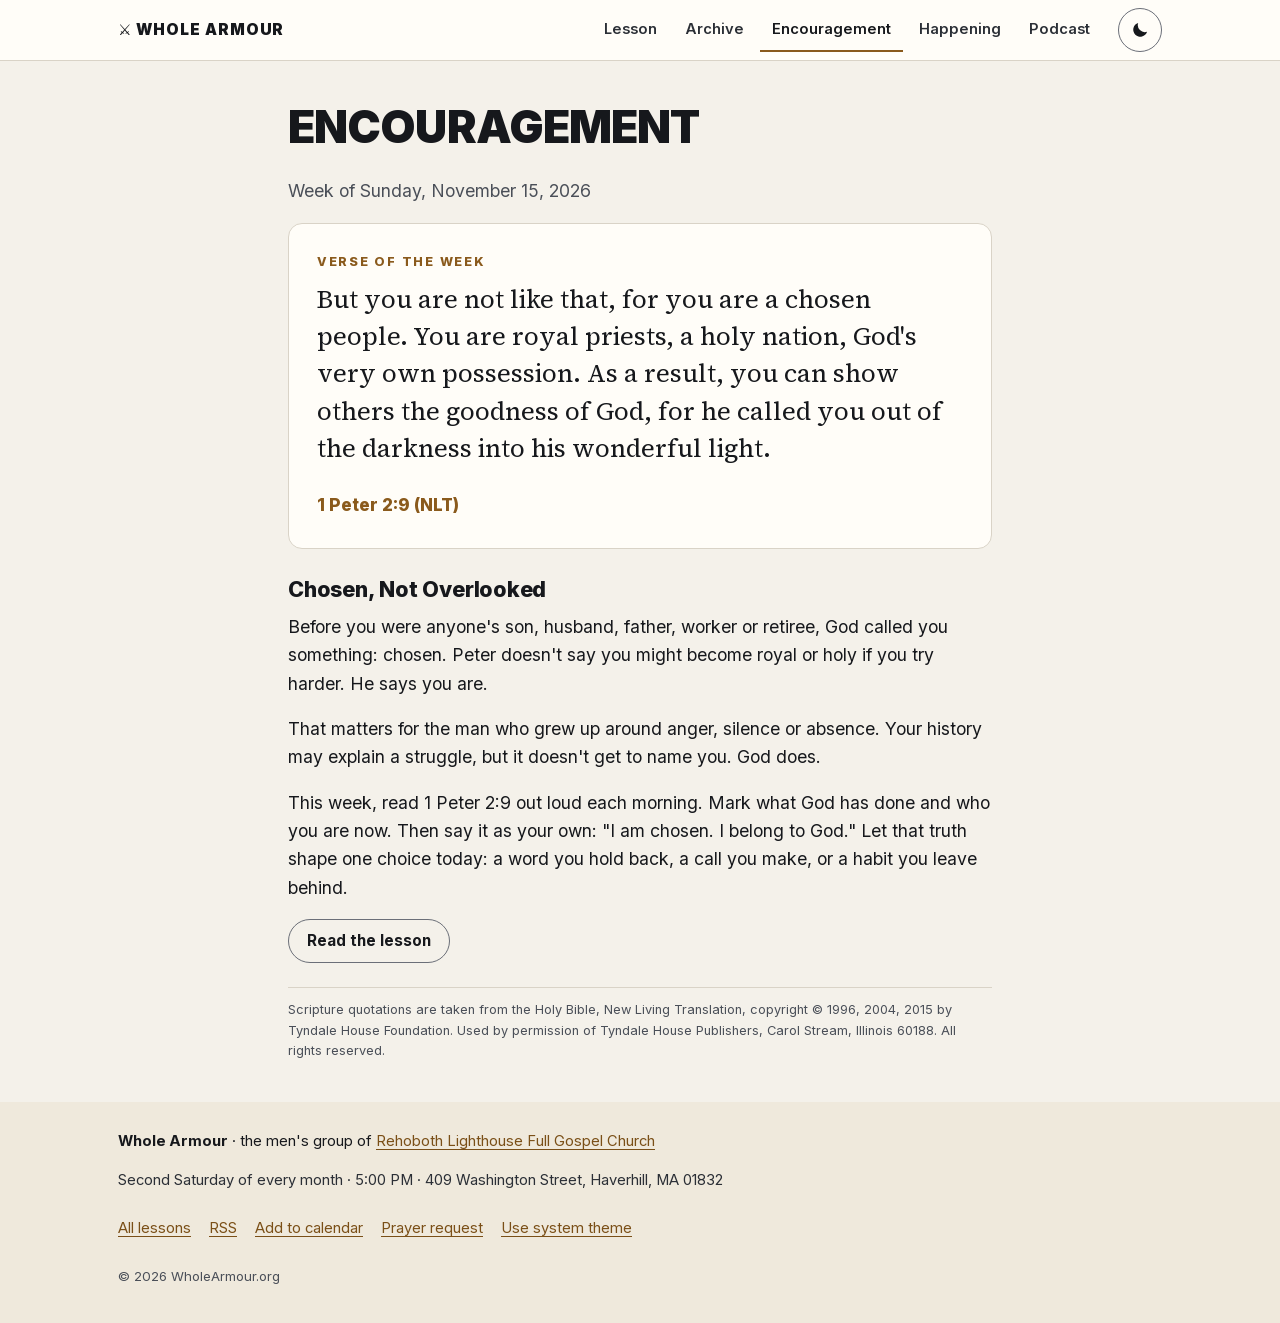
<file: encouragement/index.html>
<!DOCTYPE html>
<html lang="en">
<head>
  <meta charset="UTF-8">
  <meta name="viewport" content="width=device-width, initial-scale=1">
  <meta name="theme-color" content="#0e0e10">
  <meta name="color-scheme" content="light dark">
  <title>Encouragement | Whole Armour</title>
  <meta name="description" content="A verse for the week and a short word of encouragement for men.">
  
  <link rel="canonical" href="https://wholearmour.org/encouragement/">
  <meta property="og:type" content="website">
  <meta property="og:site_name" content="Whole Armour">
  <meta property="og:title" content="Encouragement">
  <meta property="og:description" content="A verse for the week and a short word of encouragement for men.">
  <meta property="og:url" content="https://wholearmour.org/encouragement/">
  <meta property="og:image" content="https://wholearmour.org/assets/img/og-image.jpg">
  <meta property="og:image:width" content="1200">
  <meta property="og:image:height" content="630">
  <meta property="og:image:alt" content="A knight in armour, the Whole Armour emblem">
  <meta name="twitter:card" content="summary_large_image">
  <link rel="icon" type="image/png" sizes="32x32" href="/assets/img/favicon-32.png">
  <link rel="apple-touch-icon" sizes="180x180" href="/assets/img/apple-touch-icon-180.png">
  <link rel="alternate" type="application/rss+xml" title="Whole Armour lessons" href="/feed.xml">
  <script src="/assets/js/theme-init.js"></script>
  <link rel="preload" href="/assets/fonts/inter-latin-var.woff2" as="font" type="font/woff2" crossorigin>
  <link rel="stylesheet" href="/assets/css/site.css">
  
  
</head>
<body>
  <a class="skip" href="#main">Skip to content</a>
  
  <header class="site-hdr">
    <div class="site-hdr__in">
      <a class="logo" href="/"><span aria-hidden="true">⚔️</span> WHOLE ARMOUR</a>
      <nav class="site-nav" aria-label="Primary">
        <ul role="list"><li><a href="/lessons/latest/">Lesson</a></li><li><a href="/lessons/">Archive</a></li><li><a href="/encouragement/" aria-current="page">Encouragement</a></li><li><a href="/happening/">Happening</a></li><li><a href="/#pod">Podcast</a></li></ul>
      </nav>
      <button type="button" class="theme-toggle" data-theme-toggle aria-label="Switch to dark mode" title="Switch theme">
        <svg class="i-sun" viewBox="0 0 24 24" aria-hidden="true"><circle cx="12" cy="12" r="4.5"/><path d="M12 2v2.5M12 19.5V22M4.2 4.2l1.8 1.8M18 18l1.8 1.8M2 12h2.5M19.5 12H22M4.2 19.8 6 18M18 6l1.8-1.8"/></svg>
        <svg class="i-moon" viewBox="0 0 24 24" aria-hidden="true"><path d="M20.5 14.2A8.5 8.5 0 0 1 9.8 3.5 8.5 8.5 0 1 0 20.5 14.2Z"/></svg>
      </button>
    </div>
  </header>
  <main id="main" tabindex="-1">
    <div class="wrap wrap--narrow">
      <h1 class="page-title">Encouragement</h1>
      <p class="lead">Week of Sunday, November 15, 2026</p>
      <figure class="verse card">
        <p class="eyebrow">Verse of the week</p>
        <blockquote><p>But you are not like that, for you are a chosen people. You are royal priests, a holy nation, God's very own possession. As a result, you can show others the goodness of God, for he called you out of the darkness into his wonderful light.</p></blockquote>
        <figcaption>1 Peter 2:9 (NLT)</figcaption>
      </figure>
      <section class="devotional" aria-labelledby="dev-h">
        <h2 id="dev-h">Chosen, Not Overlooked </h2>
        <p>Before you were anyone's son, husband, father, worker or retiree, God called you something: chosen. Peter doesn't say you might become royal or holy if you try harder. He says you are.</p>
<p>That matters for the man who grew up around anger, silence or absence. Your history may explain a struggle, but it doesn't get to name you. God does.</p>
<p>This week, read 1 Peter 2:9 out loud each morning. Mark what God has done and who you are now. Then say it as your own: &quot;I am chosen. I belong to God.&quot; Let that truth shape one choice today: a word you hold back, a call you make, or a habit you leave behind.</p>
        <p><a class="btn" href="/lessons/identity-the-pattern-stops-here/">Read the lesson</a></p>
      </section>
      <p class="credit">Scripture quotations are taken from the Holy Bible, New Living Translation, copyright © 1996, 2004, 2015 by Tyndale House Foundation. Used by permission of Tyndale House Publishers, Carol Stream, Illinois 60188. All rights reserved.</p>
    </div>
  </main>
  <footer class="site-ftr">
    <div class="site-ftr__in">
      <p class="site-ftr__brand"><strong>Whole Armour</strong> · the men's group of <a href="https://rlfgc.com/" rel="noopener">Rehoboth Lighthouse Full Gospel Church</a></p>
      <p>Second Saturday of every month · 5:00 PM · 409 Washington Street, Haverhill, MA 01832</p>
      <ul class="site-ftr__links" role="list">
        <li><a href="/lessons/">All lessons</a></li>
        <li><a href="/feed.xml">RSS</a></li>
        <li><a href="/whole-armour.ics">Add to calendar</a></li>
        <li><a href="https://rlfgc.com/?form=prayer" rel="noopener">Prayer request</a></li>
        <li><button type="button" class="linkish" data-theme-reset>Use system theme</button></li>
      </ul>
      <p class="site-ftr__small">© 2026 WholeArmour.org</p>
    </div>
    <a class="to-top" href="#main" aria-label="Back to top">↑</a>
  </footer>
  <script src="/assets/js/site.js" defer></script>
  
</body>
</html>
</file>
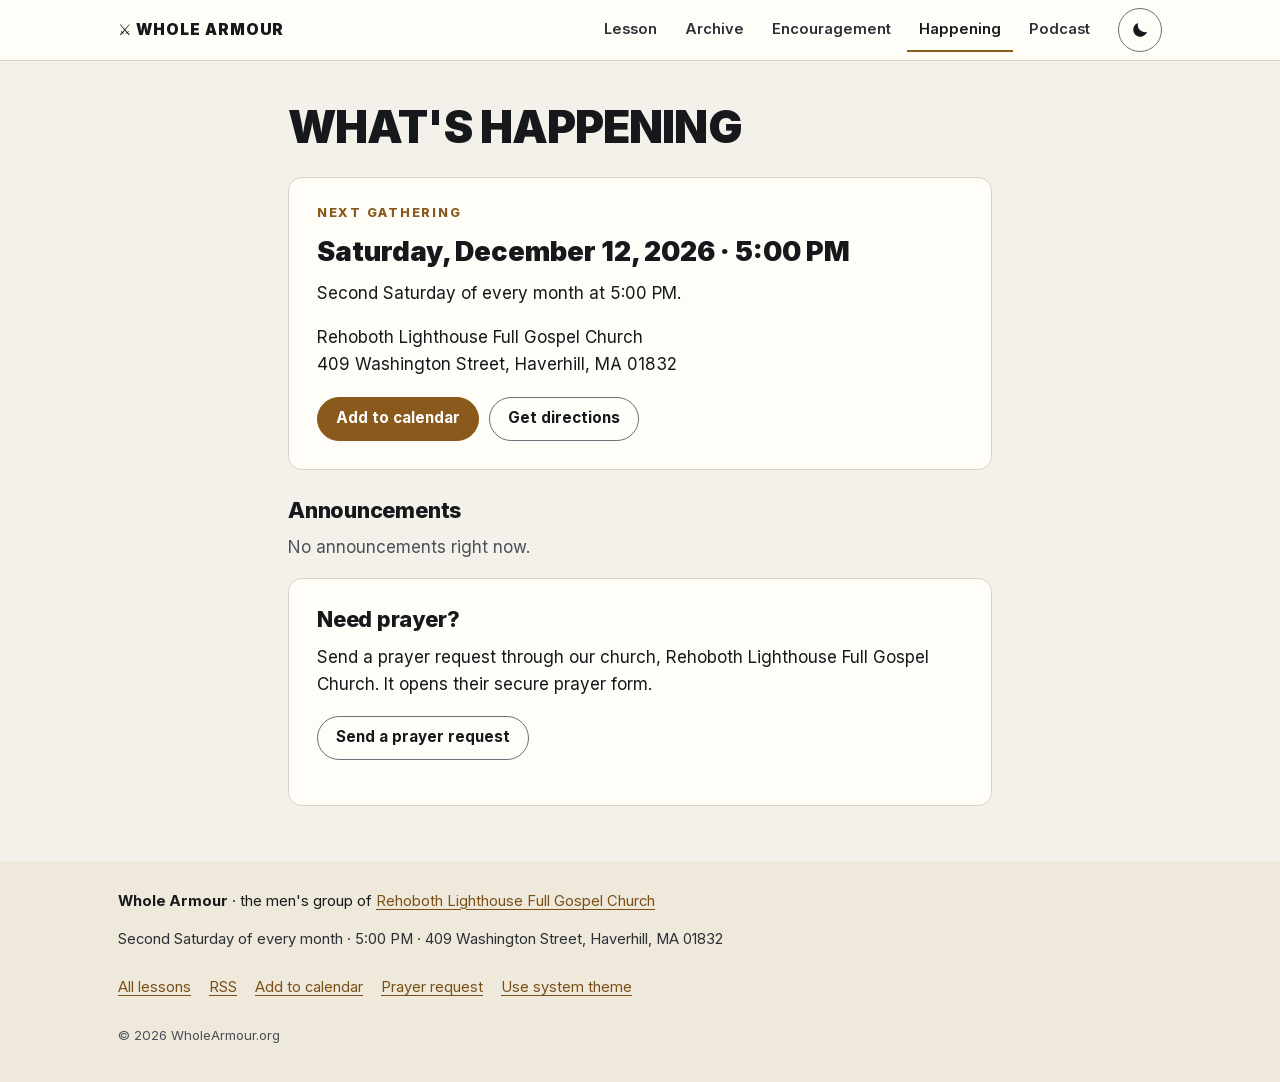
<file: happening/index.html>
<!DOCTYPE html>
<html lang="en">
<head>
  <meta charset="UTF-8">
  <meta name="viewport" content="width=device-width, initial-scale=1">
  <meta name="theme-color" content="#0e0e10">
  <meta name="color-scheme" content="light dark">
  <title>What's happening | Whole Armour</title>
  <meta name="description" content="Whole Armour meets second saturday of every month at 5:00 PM at Rehoboth Lighthouse Full Gospel Church, Haverhill, MA.">
  
  <link rel="canonical" href="https://wholearmour.org/happening/">
  <meta property="og:type" content="website">
  <meta property="og:site_name" content="Whole Armour">
  <meta property="og:title" content="What's happening">
  <meta property="og:description" content="Whole Armour meets second saturday of every month at 5:00 PM at Rehoboth Lighthouse Full Gospel Church, Haverhill, MA.">
  <meta property="og:url" content="https://wholearmour.org/happening/">
  <meta property="og:image" content="https://wholearmour.org/assets/img/og-image.jpg">
  <meta property="og:image:width" content="1200">
  <meta property="og:image:height" content="630">
  <meta property="og:image:alt" content="A knight in armour, the Whole Armour emblem">
  <meta name="twitter:card" content="summary_large_image">
  <link rel="icon" type="image/png" sizes="32x32" href="/assets/img/favicon-32.png">
  <link rel="apple-touch-icon" sizes="180x180" href="/assets/img/apple-touch-icon-180.png">
  <link rel="alternate" type="application/rss+xml" title="Whole Armour lessons" href="/feed.xml">
  <script src="/assets/js/theme-init.js"></script>
  <link rel="preload" href="/assets/fonts/inter-latin-var.woff2" as="font" type="font/woff2" crossorigin>
  <link rel="stylesheet" href="/assets/css/site.css">
  
  <script type="application/ld+json">{"@context":"https://schema.org","@type":"Event","name":"Whole Armour Men's Gathering","startDate":"2026-12-12T17:00:00-05:00","eventSchedule":{"@type":"Schedule","repeatFrequency":"P1M","byDay":"https://schema.org/Saturday","startTime":"17:00"},"location":{"@type":"Place","name":"Rehoboth Lighthouse Full Gospel Church","address":"409 Washington Street, Haverhill, MA 01832"},"organizer":{"@type":"Organization","name":"Whole Armour","url":"https://wholearmour.org"}}</script>
</head>
<body>
  <a class="skip" href="#main">Skip to content</a>
  
  <header class="site-hdr">
    <div class="site-hdr__in">
      <a class="logo" href="/"><span aria-hidden="true">⚔️</span> WHOLE ARMOUR</a>
      <nav class="site-nav" aria-label="Primary">
        <ul role="list"><li><a href="/lessons/latest/">Lesson</a></li><li><a href="/lessons/">Archive</a></li><li><a href="/encouragement/">Encouragement</a></li><li><a href="/happening/" aria-current="page">Happening</a></li><li><a href="/#pod">Podcast</a></li></ul>
      </nav>
      <button type="button" class="theme-toggle" data-theme-toggle aria-label="Switch to dark mode" title="Switch theme">
        <svg class="i-sun" viewBox="0 0 24 24" aria-hidden="true"><circle cx="12" cy="12" r="4.5"/><path d="M12 2v2.5M12 19.5V22M4.2 4.2l1.8 1.8M18 18l1.8 1.8M2 12h2.5M19.5 12H22M4.2 19.8 6 18M18 6l1.8-1.8"/></svg>
        <svg class="i-moon" viewBox="0 0 24 24" aria-hidden="true"><path d="M20.5 14.2A8.5 8.5 0 0 1 9.8 3.5 8.5 8.5 0 1 0 20.5 14.2Z"/></svg>
      </button>
    </div>
  </header>
  <main id="main" tabindex="-1">
    <div class="wrap wrap--narrow">
      <h1 class="page-title">What's happening</h1>
      <section class="card next-meet" aria-labelledby="nm-h">
        <h2 id="nm-h" class="eyebrow">Next gathering</h2>
        <p class="next-date" data-next-meeting><time datetime="2026-12-12T17:00">Saturday, December 12, 2026 · 5:00 PM</time></p>
        <p>Second Saturday of every month at 5:00 PM.</p>
        <address>Rehoboth Lighthouse Full Gospel Church<br>409 Washington Street, Haverhill, MA 01832</address>
        <div class="actions">
          <a class="btn btn--primary" href="/whole-armour.ics">Add to calendar</a>
          <a class="btn" href="https://maps.google.com/?q=409+Washington+Street,+Haverhill,+MA+01832" rel="noopener">Get directions</a>
        </div>
      </section>
      <section aria-labelledby="ann-h">
        <h2 id="ann-h">Announcements</h2>
        <p class="muted">No announcements right now.</p>
      </section>
      <section class="card" aria-labelledby="pr-h">
        <h2 id="pr-h">Need prayer?</h2>
        <p>Send a prayer request through our church, Rehoboth Lighthouse Full Gospel Church. It opens their secure prayer form.</p>
        <p><a class="btn" href="https://rlfgc.com/?form=prayer" rel="noopener">Send a prayer request</a></p>
      </section>
    </div>
  </main>
  <footer class="site-ftr">
    <div class="site-ftr__in">
      <p class="site-ftr__brand"><strong>Whole Armour</strong> · the men's group of <a href="https://rlfgc.com/" rel="noopener">Rehoboth Lighthouse Full Gospel Church</a></p>
      <p>Second Saturday of every month · 5:00 PM · 409 Washington Street, Haverhill, MA 01832</p>
      <ul class="site-ftr__links" role="list">
        <li><a href="/lessons/">All lessons</a></li>
        <li><a href="/feed.xml">RSS</a></li>
        <li><a href="/whole-armour.ics">Add to calendar</a></li>
        <li><a href="https://rlfgc.com/?form=prayer" rel="noopener">Prayer request</a></li>
        <li><button type="button" class="linkish" data-theme-reset>Use system theme</button></li>
      </ul>
      <p class="site-ftr__small">© 2026 WholeArmour.org</p>
    </div>
    <a class="to-top" href="#main" aria-label="Back to top">↑</a>
  </footer>
  <script src="/assets/js/site.js" defer></script>
  <script src="/assets/js/happening.js" defer></script>
</body>
</html>
</file>
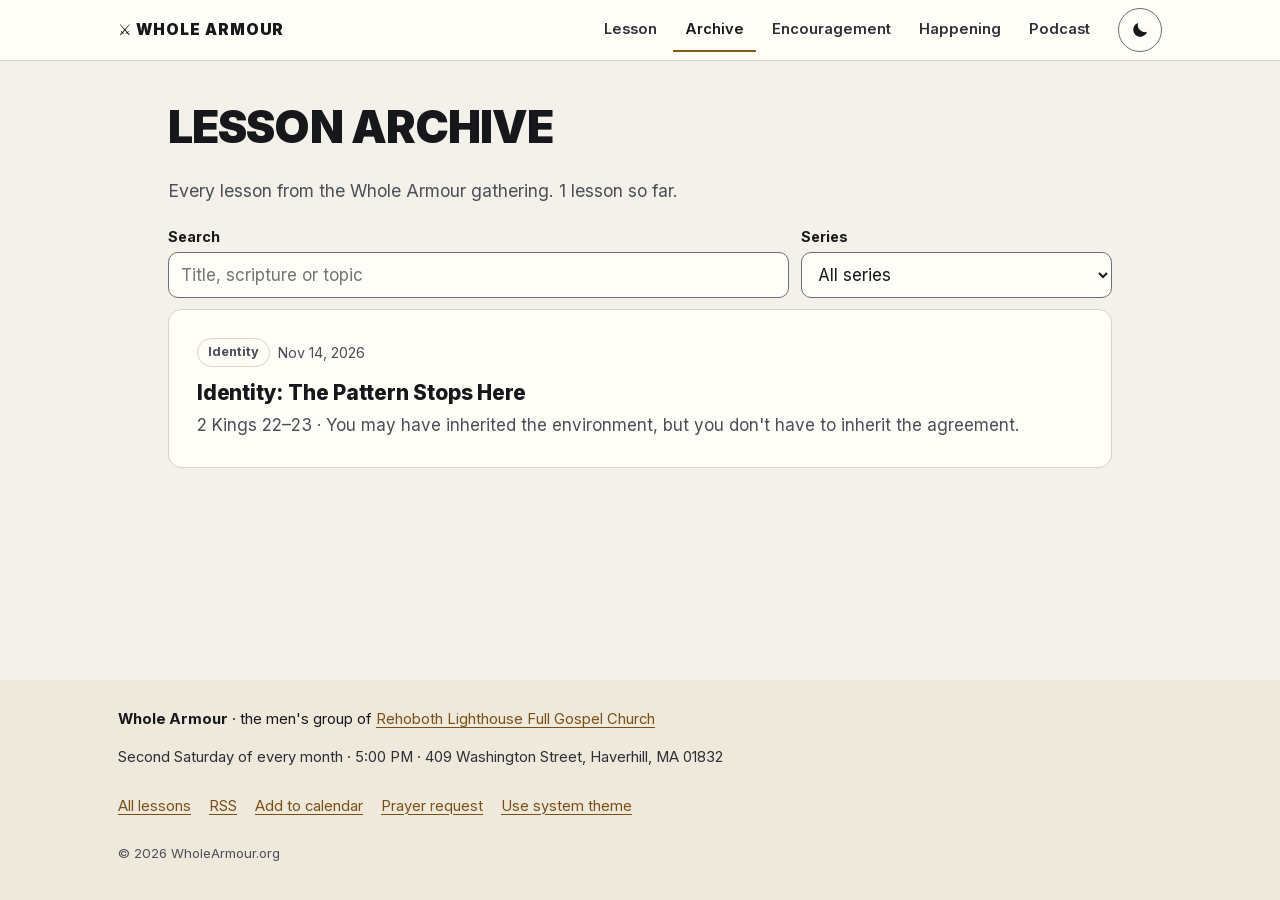
<file: lessons/index.html>
<!DOCTYPE html>
<html lang="en">
<head>
  <meta charset="UTF-8">
  <meta name="viewport" content="width=device-width, initial-scale=1">
  <meta name="theme-color" content="#0e0e10">
  <meta name="color-scheme" content="light dark">
  <title>Lesson archive | Whole Armour</title>
  <meta name="description" content="Every Whole Armour lesson: search by title, scripture or topic, or filter by series.">
  
  <link rel="canonical" href="https://wholearmour.org/lessons/">
  <meta property="og:type" content="website">
  <meta property="og:site_name" content="Whole Armour">
  <meta property="og:title" content="Lesson archive">
  <meta property="og:description" content="Every Whole Armour lesson: search by title, scripture or topic, or filter by series.">
  <meta property="og:url" content="https://wholearmour.org/lessons/">
  <meta property="og:image" content="https://wholearmour.org/assets/img/og-image.jpg">
  <meta property="og:image:width" content="1200">
  <meta property="og:image:height" content="630">
  <meta property="og:image:alt" content="A knight in armour, the Whole Armour emblem">
  <meta name="twitter:card" content="summary_large_image">
  <link rel="icon" type="image/png" sizes="32x32" href="/assets/img/favicon-32.png">
  <link rel="apple-touch-icon" sizes="180x180" href="/assets/img/apple-touch-icon-180.png">
  <link rel="alternate" type="application/rss+xml" title="Whole Armour lessons" href="/feed.xml">
  <script src="/assets/js/theme-init.js"></script>
  <link rel="preload" href="/assets/fonts/inter-latin-var.woff2" as="font" type="font/woff2" crossorigin>
  <link rel="stylesheet" href="/assets/css/site.css">
  
  
</head>
<body>
  <a class="skip" href="#main">Skip to content</a>
  
  <header class="site-hdr">
    <div class="site-hdr__in">
      <a class="logo" href="/"><span aria-hidden="true">⚔️</span> WHOLE ARMOUR</a>
      <nav class="site-nav" aria-label="Primary">
        <ul role="list"><li><a href="/lessons/latest/">Lesson</a></li><li><a href="/lessons/" aria-current="page">Archive</a></li><li><a href="/encouragement/">Encouragement</a></li><li><a href="/happening/">Happening</a></li><li><a href="/#pod">Podcast</a></li></ul>
      </nav>
      <button type="button" class="theme-toggle" data-theme-toggle aria-label="Switch to dark mode" title="Switch theme">
        <svg class="i-sun" viewBox="0 0 24 24" aria-hidden="true"><circle cx="12" cy="12" r="4.5"/><path d="M12 2v2.5M12 19.5V22M4.2 4.2l1.8 1.8M18 18l1.8 1.8M2 12h2.5M19.5 12H22M4.2 19.8 6 18M18 6l1.8-1.8"/></svg>
        <svg class="i-moon" viewBox="0 0 24 24" aria-hidden="true"><path d="M20.5 14.2A8.5 8.5 0 0 1 9.8 3.5 8.5 8.5 0 1 0 20.5 14.2Z"/></svg>
      </button>
    </div>
  </header>
  <main id="main" tabindex="-1">
    <div class="wrap">
      <h1 class="page-title">Lesson archive</h1>
      <p class="lead">Every lesson from the Whole Armour gathering. 1 lesson so far.</p>
      <form class="filters" role="search" data-archive-form>
        <div class="field"><label for="q">Search</label><input id="q" name="q" type="search" placeholder="Title, scripture or topic" autocomplete="off"></div>
        <div class="field"><label for="series">Series</label><select id="series" name="series"><option value="">All series</option><option>Identity</option></select></div>
      </form>
      <p class="hint" data-archive-count role="status" aria-live="polite"></p>
      <ol class="lesson-list" role="list" data-archive-list>
        <li class="card lesson-item" data-series="Identity" data-text="identity: the pattern stops here 2 kings 22–23 identity you may have inherited the environment, but you don't have to inherit the agreement. identity legacy family josiah">
          <p class="lesson-kicker"><span class="chip">Identity</span> <time datetime="2026-11-14">Nov 14, 2026</time></p>
          <h2><a href="/lessons/identity-the-pattern-stops-here/">Identity: The Pattern Stops Here</a></h2>
          <p class="muted">2 Kings 22–23 · You may have inherited the environment, but you don't have to inherit the agreement.</p>
        </li>
      </ol>
      <p class="empty" data-archive-empty hidden>No lessons match. Try another word or series.</p>
    </div>
  </main>
  <footer class="site-ftr">
    <div class="site-ftr__in">
      <p class="site-ftr__brand"><strong>Whole Armour</strong> · the men's group of <a href="https://rlfgc.com/" rel="noopener">Rehoboth Lighthouse Full Gospel Church</a></p>
      <p>Second Saturday of every month · 5:00 PM · 409 Washington Street, Haverhill, MA 01832</p>
      <ul class="site-ftr__links" role="list">
        <li><a href="/lessons/">All lessons</a></li>
        <li><a href="/feed.xml">RSS</a></li>
        <li><a href="/whole-armour.ics">Add to calendar</a></li>
        <li><a href="https://rlfgc.com/?form=prayer" rel="noopener">Prayer request</a></li>
        <li><button type="button" class="linkish" data-theme-reset>Use system theme</button></li>
      </ul>
      <p class="site-ftr__small">© 2026 WholeArmour.org</p>
    </div>
    <a class="to-top" href="#main" aria-label="Back to top">↑</a>
  </footer>
  <script src="/assets/js/site.js" defer></script>
  <script src="/assets/js/archive.js" defer></script>
</body>
</html>
</file>
<file: assets/css/site.css>
/* Whole Armour — shared styles for the lesson, archive, encouragement and happening pages.
   Palette: Iron / Steel / Bronze / Parchment. All text pairs checked ≥ 4.5:1 (WCAG AA) in both themes. */

/* Self-hosted fonts (Latin subsets, SIL OFL 1.1 — see /assets/fonts/README.txt). No font CDN at runtime. */
@font-face { font-family: 'Inter'; src: url('/assets/fonts/inter-latin-var.woff2') format('woff2'); font-weight: 100 900; font-style: normal; font-display: swap; }
@font-face { font-family: 'Source Serif 4'; src: url('/assets/fonts/source-serif-4-latin-var.woff2') format('woff2'); font-weight: 200 900; font-style: normal; font-display: swap; }
@font-face { font-family: 'Source Serif 4'; src: url('/assets/fonts/source-serif-4-latin-var-italic.woff2') format('woff2'); font-weight: 200 900; font-style: italic; font-display: swap; }

:root {
  --font: 'Inter', system-ui, -apple-system, 'Segoe UI', Roboto, Arial, sans-serif;
  --serif: 'Source Serif 4', 'Iowan Old Style', Georgia, 'Times New Roman', serif;
  --radius: 14px;
  --gap: clamp(16px, 4vw, 28px);
  color-scheme: light;
  /* light (Parchment) */
  --bg: #f4f1ea; --surface: #fffdf8; --text: #16181c; --muted: #4a4f58;
  --accent: #8a5a1c; --accent-bg: #8a5a1c; --on-accent: #ffffff;
  --border: #d9d3c7; --control: #6b6f78; --draft: #9a3412; --draft-bg: #fff1e6;
  --quote-bg: #efe9dc;
  /* header + footer, light: Parchment surface (AA checked against #fffdf8 / #efe9dc) */
  --hdr: #fffdf8; --hdr-text: #16181c; --hdr-border: #d9d3c7; --hdr-nav: #2b2f36; --hdr-nav-hover: #16181c;
  --hdr-hover-bg: rgba(22,24,28,.06); --hdr-current: #16181c; --hdr-mark: #8a5a1c; --hdr-focus: #8a5a1c;
  --hdr-toggle-border: #6b6f78;
  --ftr: #efe9dc; --ftr-text: #2b2f36; --ftr-brand: #16181c; --ftr-link: #7a4f17; --ftr-small: #4a4f58;
}
@media (prefers-color-scheme: dark) {
  :root:not([data-theme="light"]) {
    color-scheme: dark;
    --bg: #111214; --surface: #1b1d22; --text: #f2efe8; --muted: #b6b9c1;
    --accent: #d4a259; --accent-bg: #d4a259; --on-accent: #111214;
    --border: #30343c; --control: #8b909a; --draft: #fb923c; --draft-bg: #2a1a0e;
    --quote-bg: #22252b;
    /* header + footer, dark: the original iron values (unchanged) */
    --hdr: #0e0e10; --hdr-text: #f2efe8; --hdr-border: rgba(255,255,255,.08); --hdr-nav: #d6d3cb; --hdr-nav-hover: #fff;
    --hdr-hover-bg: rgba(255,255,255,.08); --hdr-current: #fff; --hdr-mark: #d4a259; --hdr-focus: #d4a259;
    --hdr-toggle-border: rgba(255,255,255,.22);
    --ftr: #0e0e10; --ftr-text: #cfccc4; --ftr-brand: #f2efe8; --ftr-link: #e9c58f; --ftr-small: #a9a69e;
  }
}
:root[data-theme="dark"] {
  color-scheme: dark;
  --bg: #111214; --surface: #1b1d22; --text: #f2efe8; --muted: #b6b9c1;
  --accent: #d4a259; --accent-bg: #d4a259; --on-accent: #111214;
  --border: #30343c; --control: #8b909a; --draft: #fb923c; --draft-bg: #2a1a0e;
  --quote-bg: #22252b;
  /* header + footer, dark: the original iron values (unchanged) */
  --hdr: #0e0e10; --hdr-text: #f2efe8; --hdr-border: rgba(255,255,255,.08); --hdr-nav: #d6d3cb; --hdr-nav-hover: #fff;
  --hdr-hover-bg: rgba(255,255,255,.08); --hdr-current: #fff; --hdr-mark: #d4a259; --hdr-focus: #d4a259;
  --hdr-toggle-border: rgba(255,255,255,.22);
  --ftr: #0e0e10; --ftr-text: #cfccc4; --ftr-brand: #f2efe8; --ftr-link: #e9c58f; --ftr-small: #a9a69e;
}

*, *::before, *::after { box-sizing: border-box; }
html { -webkit-text-size-adjust: 100%; scroll-behavior: smooth; }
body { margin: 0; font-family: var(--font); font-size: 1.0625rem; line-height: 1.6; background: var(--bg); color: var(--text);
  -webkit-font-smoothing: antialiased; min-height: 100dvh; display: flex; flex-direction: column; }
main { flex: 1; outline: none; }
a { color: var(--accent); text-underline-offset: 3px; }
a:hover { text-decoration-thickness: 2px; }
:focus-visible { outline: 3px solid var(--accent); outline-offset: 3px; border-radius: 4px; }
img { max-width: 100%; height: auto; }
h1, h2, h3, h4 { line-height: 1.2; margin: 0 0 .5em; }
h2 { font-size: 1.35rem; font-weight: 800; letter-spacing: -.01em; }
h3 { font-size: 1.1rem; font-weight: 700; }
p, ul, ol, dl, blockquote, address { margin: 0 0 1em; }
address { font-style: normal; }
.visually-hidden { position: absolute !important; width: 1px; height: 1px; overflow: hidden; clip: rect(0 0 0 0); white-space: nowrap; }
.skip { position: absolute; left: 12px; top: -200px; z-index: 1000; background: var(--accent-bg); color: var(--on-accent); padding: 10px 16px; border-radius: 999px; font-weight: 700; }
.skip:focus { top: 12px; }
@media (prefers-reduced-motion: reduce) { *, *::before, *::after { transition: none !important; animation: none !important; scroll-behavior: auto !important; } }

/* ── header ── */
.preview-bar { background: var(--draft); color: #fff; text-align: center; font-size: .85rem; font-weight: 700; padding: 6px 12px; }
.site-hdr { background: var(--hdr); color: var(--hdr-text); position: sticky; top: 0; z-index: 50; border-bottom: 1px solid var(--hdr-border); }
.site-hdr__in { max-width: 1100px; margin: 0 auto; padding: 8px var(--gap); display: flex; align-items: center; gap: 12px; flex-wrap: wrap; }
.logo { color: var(--hdr-text); text-decoration: none; font-weight: 900; letter-spacing: .06em; font-size: .95rem; white-space: nowrap; padding: 8px 0; }
.site-nav { order: 3; flex-basis: 100%; overflow-x: auto; scrollbar-width: none; margin: 0 calc(var(--gap) * -1); padding: 0 var(--gap); }
.site-nav::-webkit-scrollbar { display: none; }
.site-nav ul { display: flex; gap: 4px; list-style: none; margin: 0; padding: 0 0 4px; }
.site-nav a { display: inline-flex; align-items: center; min-height: 44px; padding: 0 12px; border-radius: 999px; color: var(--hdr-nav); text-decoration: none; font-weight: 600; font-size: .92rem; white-space: nowrap; }
.site-nav a:hover { color: var(--hdr-nav-hover); background: var(--hdr-hover-bg); }
.site-nav a[aria-current="page"] { color: var(--hdr-current); box-shadow: inset 0 -2px 0 var(--hdr-mark); border-radius: 0; }
.theme-toggle { margin-left: auto; width: 44px; height: 44px; border-radius: 999px; border: 1px solid var(--hdr-toggle-border); background: transparent; color: var(--hdr-text); display: grid; place-items: center; cursor: pointer; }
.theme-toggle:hover { background: var(--hdr-hover-bg); }
.theme-toggle svg { width: 20px; height: 20px; fill: none; stroke: currentColor; stroke-width: 1.8; stroke-linecap: round; }
.theme-toggle .i-moon { fill: currentColor; stroke: none; }
:root .theme-toggle .i-sun { display: none; }
:root[data-theme-resolved="dark"] .theme-toggle .i-sun { display: block; }
:root[data-theme-resolved="dark"] .theme-toggle .i-moon { display: none; }
.theme-toggle:focus-visible, .site-nav a:focus-visible, .logo:focus-visible { outline-color: var(--hdr-focus); }
@media (min-width: 760px) {
  .site-nav { order: 0; flex-basis: auto; margin: 0 0 0 auto; padding: 0; overflow: visible; }
  .site-nav ul { padding: 0; }
  .theme-toggle { margin-left: 4px; }
}

/* ── layout ── */
.wrap { width: 100%; max-width: 1000px; margin: 0 auto; padding: var(--gap); padding-top: clamp(20px, 4vw, 40px); }
.wrap--narrow { max-width: 760px; }
.card { background: var(--surface); border: 1px solid var(--border); border-radius: var(--radius); padding: clamp(18px, 4vw, 28px); margin-bottom: var(--gap); }
.page-title { font-size: clamp(1.9rem, 6vw, 2.8rem); font-weight: 900; letter-spacing: -.02em; text-transform: uppercase; }
.lead { font-size: 1.1rem; color: var(--muted); }
.muted, .hint { color: var(--muted); }
.hint { font-size: .9rem; margin: .25em 0 .75em; }
.eyebrow { font-size: .78rem; font-weight: 800; letter-spacing: .14em; text-transform: uppercase; color: var(--accent); margin-bottom: .75em; }
.empty { text-align: center; color: var(--muted); }
.credit { font-size: .8rem; color: var(--muted); border-top: 1px solid var(--border); padding-top: 12px; margin-top: 24px; }

/* chips, badges, buttons */
.chip { display: inline-block; font-size: .8rem; font-weight: 700; padding: 3px 10px; border-radius: 999px; border: 1px solid var(--border); color: var(--muted); background: transparent; }
.badge { display: inline-block; font-size: .72rem; font-weight: 800; letter-spacing: .08em; text-transform: uppercase; padding: 3px 9px; border-radius: 6px; vertical-align: middle; }
.badge--accent { background: var(--accent-bg); color: var(--on-accent); }
.badge--draft { background: var(--draft-bg); color: var(--draft); border: 1px dashed var(--draft); letter-spacing: .04em; }
.actions { display: flex; flex-wrap: wrap; gap: 10px; align-items: center; margin-top: 18px; }
.btn { display: inline-flex; align-items: center; justify-content: center; min-height: 44px; padding: 0 18px; border-radius: 999px; border: 1.5px solid var(--control); background: transparent; color: var(--text); font: inherit; font-weight: 700; font-size: .95rem; text-decoration: none; cursor: pointer; }
.btn:hover { border-color: var(--accent); color: var(--accent); }
.btn--primary { background: var(--accent-bg); color: var(--on-accent); border-color: var(--accent-bg); }
.btn--primary:hover { color: var(--on-accent); filter: brightness(1.08); }
.btn--ghost { border-color: transparent; }
.linkish { background: none; border: 0; padding: 0; font: inherit; color: var(--accent); text-decoration: underline; text-underline-offset: 3px; cursor: pointer; min-height: 44px; }
.share-msg { font-size: .9rem; color: var(--muted); }

/* sync status */
.sync { display: flex; flex-wrap: wrap; gap: 4px 18px; justify-content: flex-end; font-size: .82rem; color: var(--muted); margin: 0 0 12px; }
/* Narrow screens: always two lines, so the "Last synced" time arriving later never re-wraps the line and shifts the page (CLS). */
@media (max-width: 640px) { .sync { flex-direction: column; align-items: flex-end; gap: 2px; } }
.sync-warn { background: var(--draft-bg); color: var(--draft); border: 1px solid var(--draft); border-radius: 10px; padding: 10px 14px; font-weight: 700; font-size: .92rem; }

/* ── lesson ── */
.lesson-hero { border-top: 4px solid var(--accent); }
.lesson-kicker { display: flex; flex-wrap: wrap; gap: 8px; align-items: center; margin-bottom: 14px; font-size: .9rem; color: var(--muted); }
.lesson-title { font-size: clamp(1.8rem, 6.4vw, 3rem); font-weight: 900; letter-spacing: -.02em; line-height: 1.08; margin-bottom: 14px; }
.meta { list-style: none; padding: 0; display: flex; flex-wrap: wrap; gap: 6px 22px; color: var(--muted); font-size: .95rem; }
.meta-k { font-weight: 800; font-size: .75rem; letter-spacing: .1em; text-transform: uppercase; color: var(--text); margin-right: 4px; }
.big-idea { font-family: var(--serif); font-size: clamp(1.2rem, 3.6vw, 1.5rem); line-height: 1.4; margin: 6px 0 0; padding-left: 16px; border-left: 3px solid var(--accent); }
.this-week dl { display: grid; gap: 14px; margin: 0; }
.this-week dt { font-weight: 800; font-size: .8rem; letter-spacing: .08em; text-transform: uppercase; color: var(--muted); }
.this-week dd { margin: 2px 0 0; }
@media (min-width: 760px) { .this-week dl { grid-template-columns: 1fr 1.3fr 1.3fr; } }
.lesson-body { margin: 8px 0 var(--gap); }
.lsec { margin-bottom: clamp(26px, 5vw, 40px); }
.lsec h2 { display: flex; flex-wrap: wrap; align-items: center; gap: 10px; padding-bottom: 8px; border-bottom: 1px solid var(--border); }
.lsec ol, .lsec ul { padding-left: 1.4em; }
.lsec li { margin-bottom: .55em; }
.lsec--truths ol { list-style: none; padding: 0; counter-reset: t; }
.lsec--truths li { counter-increment: t; position: relative; padding: 14px 0 14px 54px; border-bottom: 1px solid var(--border); margin: 0; }
.lsec--truths li::before { content: counter(t); position: absolute; left: 0; top: 12px; width: 38px; height: 38px; border-radius: 10px; display: grid; place-items: center; font-weight: 900; background: var(--accent-bg); color: var(--on-accent); }
.lsec--declaration blockquote { margin: 0; font-family: var(--serif); font-size: clamp(1.15rem, 3.4vw, 1.35rem); line-height: 1.5; font-style: italic; background: var(--quote-bg); border-radius: var(--radius); padding: 20px 22px; border-left: 4px solid var(--accent); }
.lsec--scripture h3 { font-family: var(--font); font-size: .95rem; letter-spacing: .02em; margin-top: 1.4em; color: var(--accent); }
.lsec--scripture p { font-family: var(--serif); font-size: 1.05rem; line-height: 1.7; }
.my-notes textarea { width: 100%; font: inherit; font-size: 1rem; color: var(--text); background: var(--bg); border: 1.5px solid var(--control); border-radius: 10px; padding: 12px; resize: vertical; }
.pager { display: flex; justify-content: space-between; gap: 12px; flex-wrap: wrap; font-weight: 700; margin: 8px 0 24px; }
.pager a { min-height: 44px; display: inline-flex; align-items: center; }

/* ── archive ── */
.filters { display: grid; gap: 12px; margin: 20px 0 8px; }
@media (min-width: 640px) { .filters { grid-template-columns: 2fr 1fr; } }
.field label { display: block; font-weight: 700; font-size: .9rem; margin-bottom: 4px; }
.field input, .field select { width: 100%; min-height: 46px; font: inherit; color: var(--text); background: var(--surface); border: 1.5px solid var(--control); border-radius: 10px; padding: 0 12px; }
.lesson-list { list-style: none; padding: 0; margin: 0; }
.lesson-item h2 { font-size: 1.3rem; margin: 6px 0; }
.lesson-item h2 a { color: var(--text); text-decoration: none; }
.lesson-item h2 a:hover { color: var(--accent); text-decoration: underline; }
.lesson-item p:last-child { margin: 0; }

/* ── encouragement ── */
.verse { margin: 0 0 var(--gap); }
.verse blockquote { margin: 0 0 10px; font-family: var(--serif); font-size: clamp(1.25rem, 4vw, 1.6rem); line-height: 1.45; }
.verse figcaption { font-weight: 800; color: var(--accent); }
.devotional p { font-size: 1.1rem; }

/* ── happening ── */
.next-date { font-size: clamp(1.3rem, 4.5vw, 1.7rem); font-weight: 900; margin-bottom: 6px; }

/* ── footer ── */
.site-ftr { background: var(--ftr); color: var(--ftr-text); margin-top: auto; }
.site-ftr__in { max-width: 1100px; margin: 0 auto; padding: 28px var(--gap) 36px; font-size: .92rem; }
.site-ftr a, .site-ftr .linkish { color: var(--ftr-link); }
.site-ftr__brand { color: var(--ftr-brand); }
.site-ftr__links { list-style: none; padding: 0; display: flex; flex-wrap: wrap; gap: 0 18px; }
.site-ftr__links a, .site-ftr__links .linkish { display: inline-flex; align-items: center; min-height: 44px; }
.site-ftr__small { color: var(--ftr-small); font-size: .82rem; margin: 8px 0 0; }
.to-top { position: fixed; right: 16px; bottom: 16px; width: 44px; height: 44px; border-radius: 999px; display: grid; place-items: center; background: var(--accent-bg); color: var(--on-accent); text-decoration: none; font-weight: 900; opacity: 0; pointer-events: none; transition: opacity .2s; }
.to-top.is-visible { opacity: 1; pointer-events: auto; }

/* ── print: the lesson only ── */
@media print {
  .site-hdr, .site-ftr, .to-top, .actions, .sync, .sync-warn, .pager, .skip, .preview-bar, .my-notes .hint, .theme-toggle { display: none !important; }
  body { background: #fff; color: #000; font-size: 11.5pt; }
  .card { border: 0; padding: 0; }
  .lsec--truths li::before { border: 1px solid #000; background: #fff; color: #000; }
  .my-notes textarea { border: 1px solid #999; min-height: 3cm; }
  a { color: #000; }
}
.vn { font-family: var(--font); font-size: .68em; font-weight: 700; color: var(--accent); margin-right: 3px; }

/* Phone nav: a soft fade on the right edge while more links are hidden (class set by site.js). */
.site-nav.has-more { -webkit-mask-image: linear-gradient(to right, #000 calc(100% - 48px), transparent); mask-image: linear-gradient(to right, #000 calc(100% - 48px), transparent); }
/* The nav row scrolls, which clips anything drawn outside it: draw the focus ring inside the link. */
.site-nav a:focus-visible { outline: 3px solid var(--hdr-focus); outline-offset: -3px; border-radius: 999px; }
</file>
